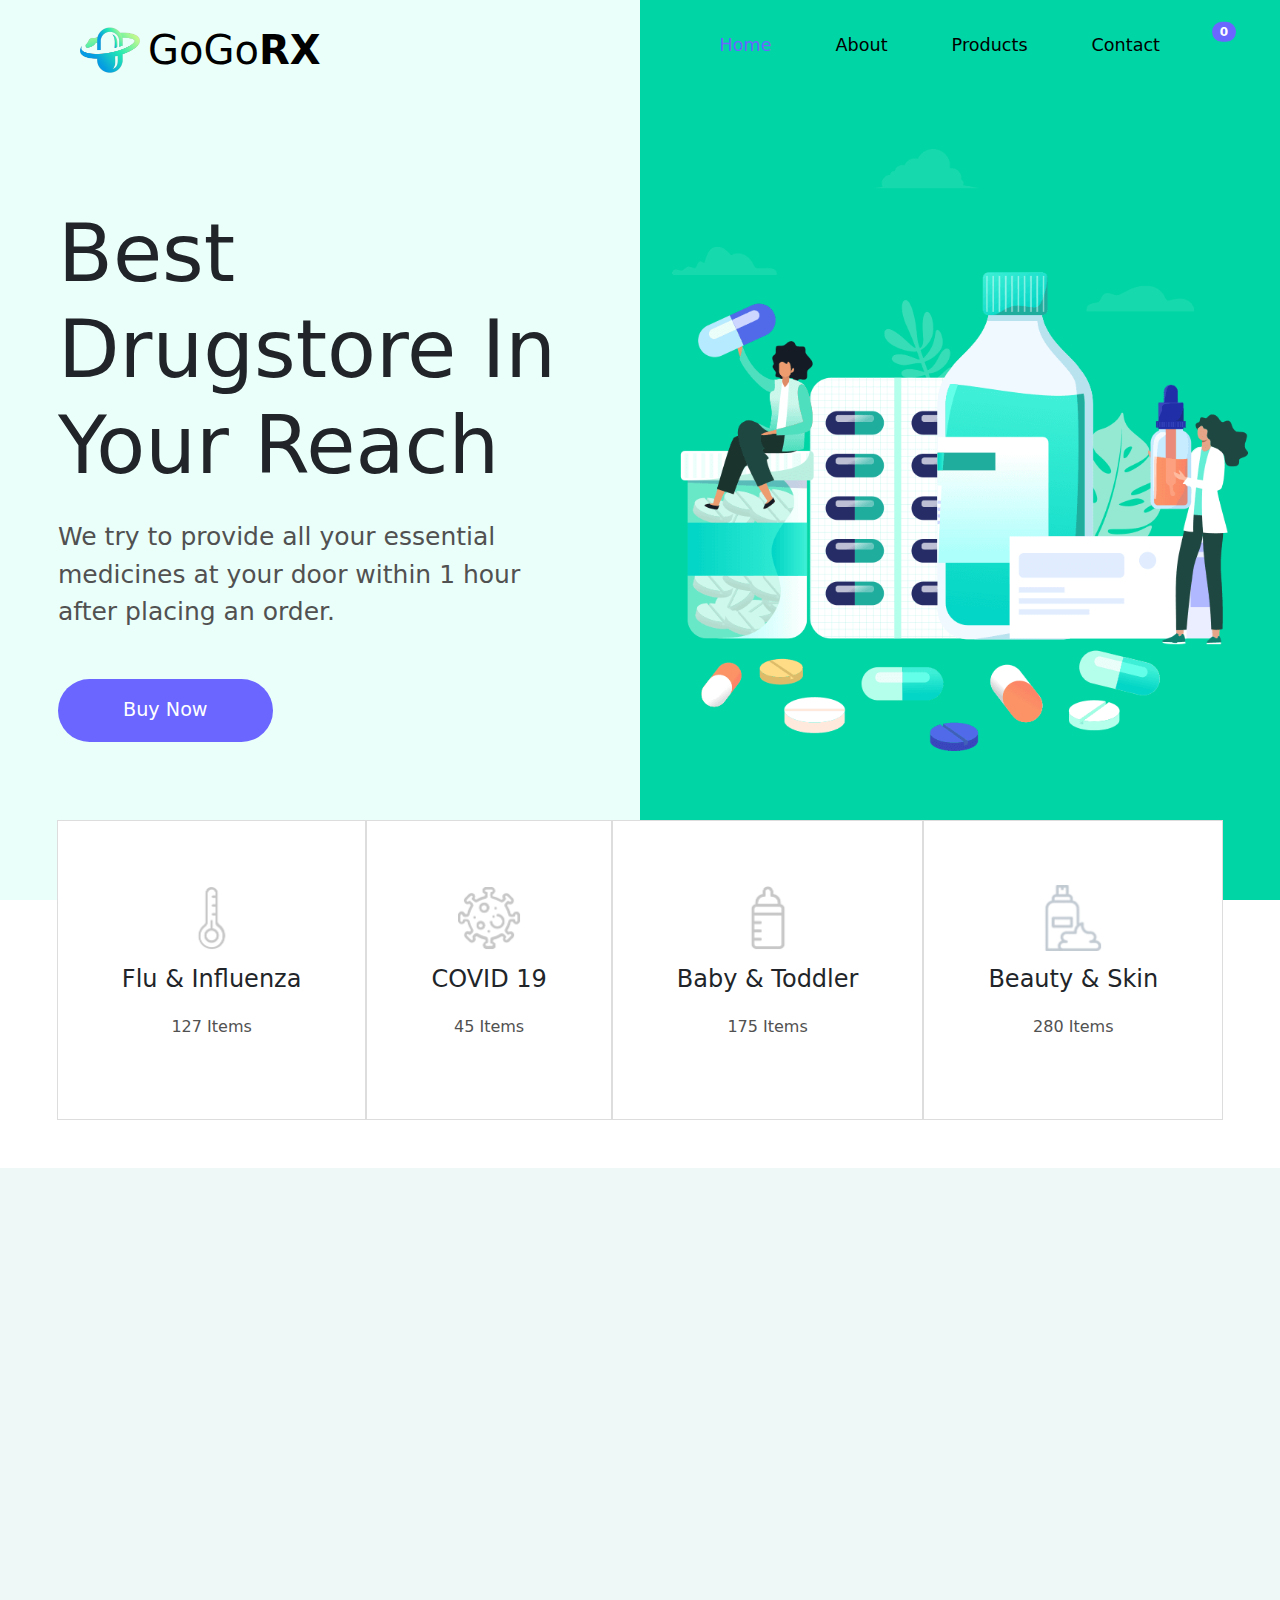
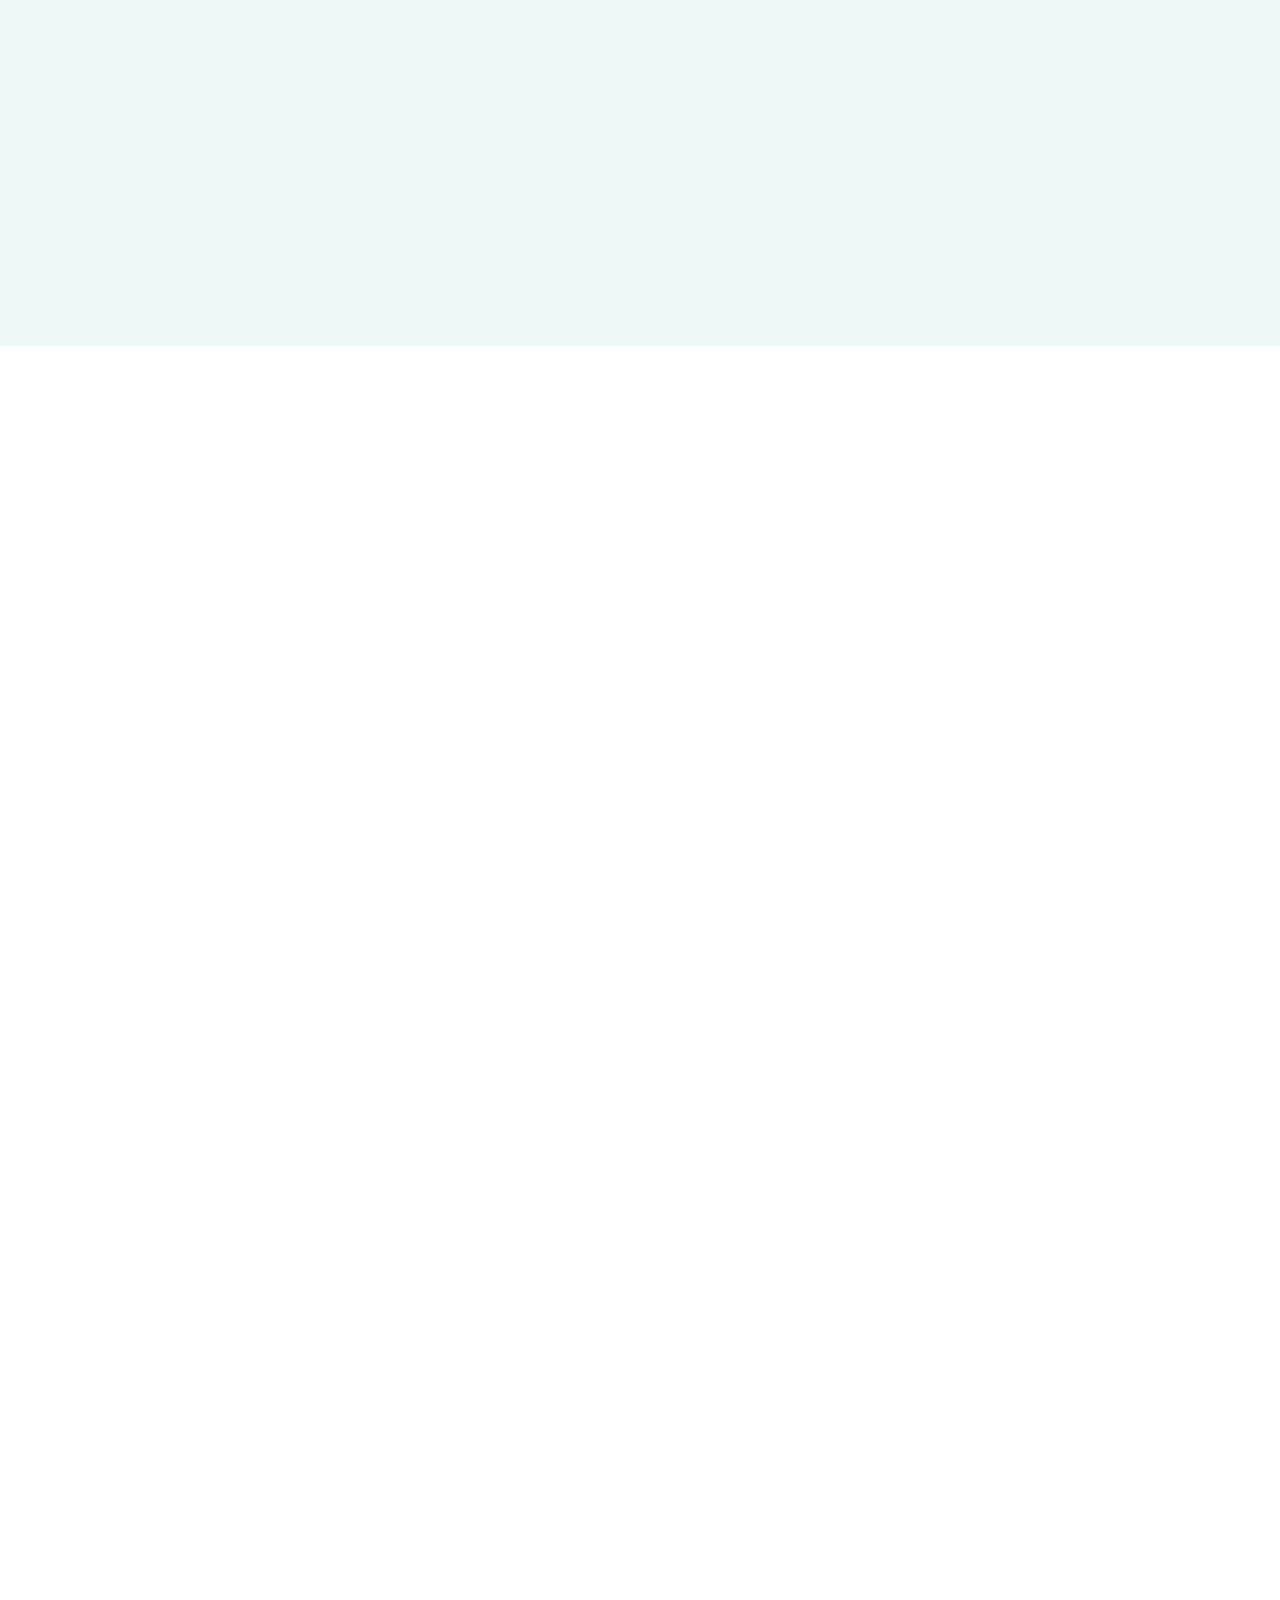
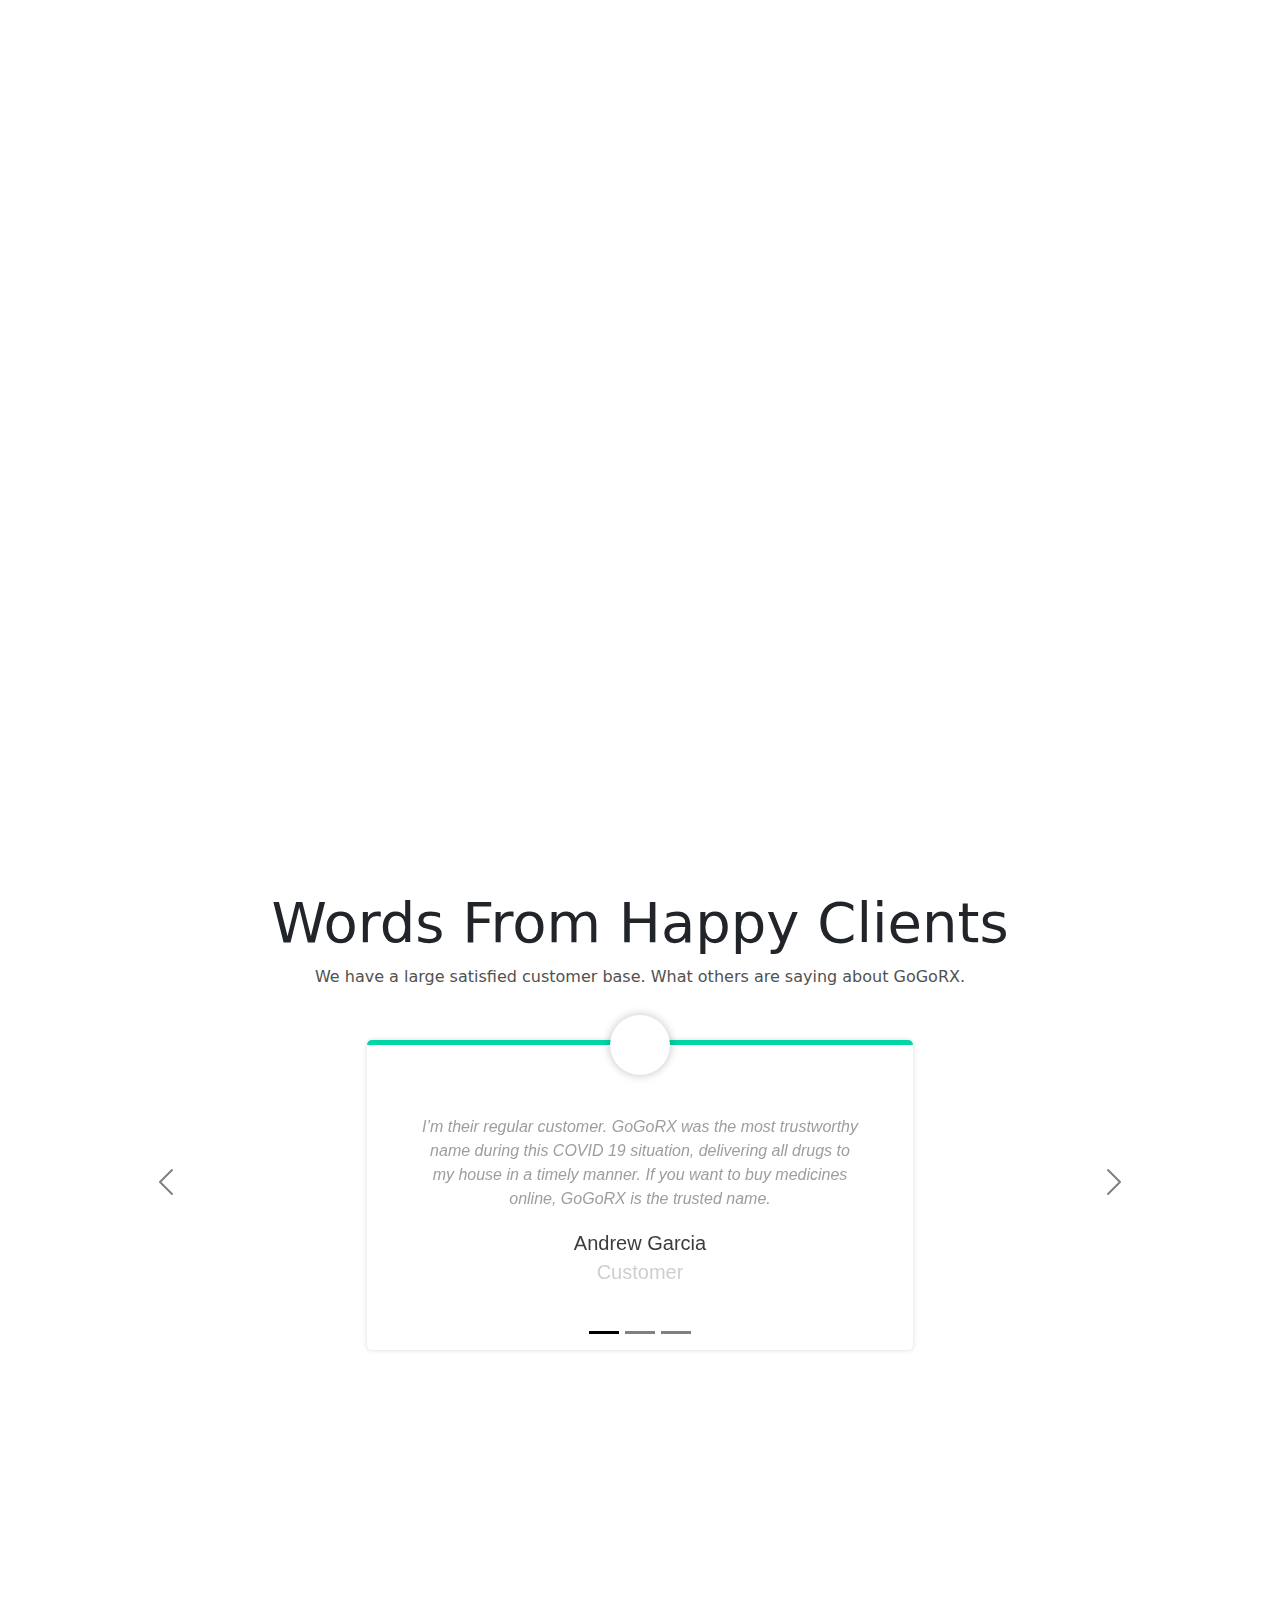
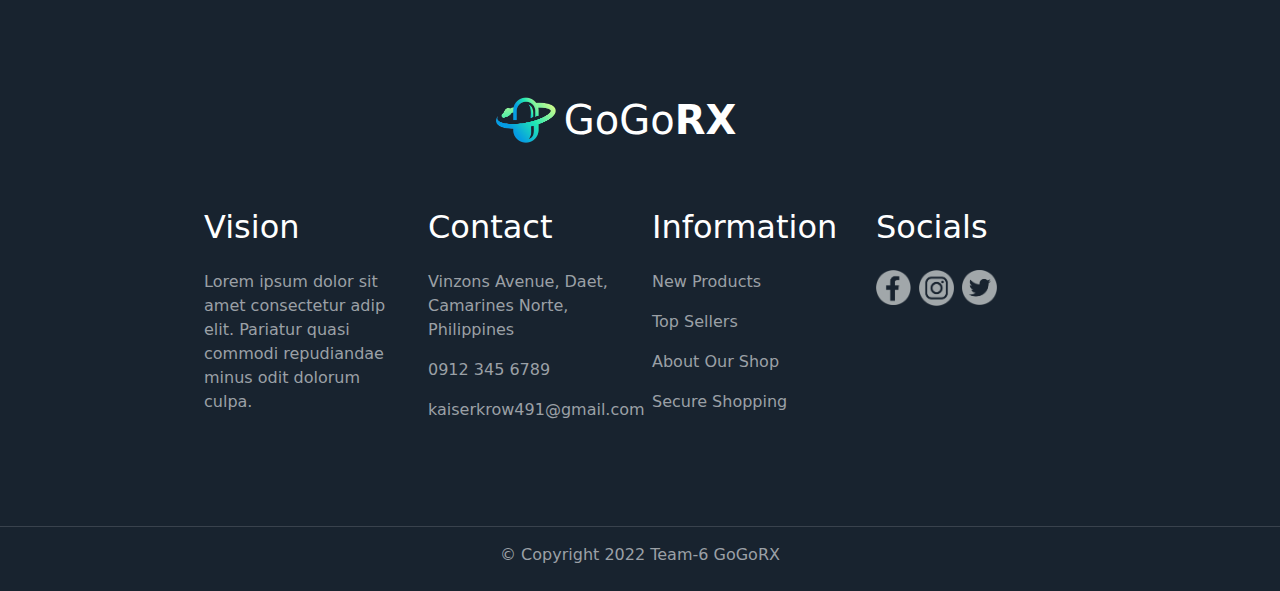
<file: index.html>
<!DOCTYPE html>
<html lang="en">
  <head>
    <meta charset="UTF-8" />
    <meta http-equiv="X-UA-Compatible" content="IE=edge" />
    <meta name="viewport" content="width=device-width, initial-scale=1.0" />
    <title>GoGoRX - Home</title>
    <link rel="icon" type="image/png" href="/assets/images/logo/logo.png" />

    <link rel="stylesheet" href="/css/bootstrap.css" />
    <link rel="stylesheet" href="/assets/custom-css/style.css" />
    <link
      rel="stylesheet"
      href="https://cdnjs.cloudflare.com/ajax/libs/font-awesome/6.2.0/css/all.min.css"
      integrity="sha512-xh6O/CkQoPOWDdYTDqeRdPCVd1SpvCA9XXcUnZS2FmJNp1coAFzvtCN9BmamE+4aHK8yyUHUSCcJHgXloTyT2A=="
      crossorigin="anonymous"
      referrerpolicy="no-referrer"
    />
    <link rel="stylesheet" href="https://unpkg.com/aos@next/dist/aos.css" />
  </head>
  <body id="body">
    <div id="mySidebar" class="sidebar h-100">
      <a href="javascript:void(0)" class="closebtn" onclick="closeNav()"
        ><span class="red">×</span></a
      >
      <nav class="d-flex flex-column justify-content-center h-100">
        <div class="d-flex">
          <a
            href="/about.html"
            class="d-flex align-items-center logo-container mt-5"
          >
            <div>
              <img src="/assets/images/logo/logo.png" class="logo" />
            </div>
            <div class="display-6 ms-2 sidebar-logo">
              GoGo<span class="fw-bold">RX</span>
            </div>
          </a>
          <ul class="hyperlinks sidebar-links">
            <li class="p-md-3">
              <a href="/index.html" class="links">Home</a>
            </li>
            <li class="p-md-3">
              <a href="/about.html" class="links">About</a>
            </li>
            <li class="p-md-3">
              <a href="/products.html" class="links">Products</a>
            </li>
            <li class="p-md-3">
              <a href="contact.html" class="links">Contact</a>
            </li>
          </ul>
        </div>
      </nav>
    </div>
    <div id="myCart" class="cart h-100">
      <a href="javascript:void(0)" class="closebtn" onclick="closeCart()"
        ><span>×</span></a
      >
      <nav class="d-flex flex-column h-100">
        <div class="d-flex text-white mt-5 ms-4 h-100">
          <div class="w-100 me-2">
            <!-- diz da cartszxsc-->
            <div id="cart-message">No products in cart yet.</div>
            <div id="actualCart"></div>
          </div>
        </div>
      </nav>
    </div>
    <div id="blur-container" class="">
      <div class="d-flex justify-content-between nav-bar">
        <a href="/index.html" class="d-flex align-items-center logo-container">
          <div>
            <img src="/assets/images/logo/logo.png" class="logo" />
          </div>
          <div class="display-6 ms-2">GoGo<span class="fw-bold">RX</span></div>
        </a>

        <div class="d-flex me-md-4">
          <ul class="d-flex nav-links">
            <li>
              <a href="/index.html" style="color: #6a66ff" class="links"
                >Home</a
              >
            </li>
            <li><a href="/about.html" class="links">About</a></li>
            <li><a href="/products.html" class="links">Products</a></li>
            <li><a href="/contact.html" class="links">Contact</a></li>
          </ul>
          <div onclick="openNav()">
            <img src="/assets/images/menu.png" class="menu" />
          </div>
          <div class="shopping-cart-bg shopping-cart" onclick="openCart()">
            <div type="button" class="position-relative">
              <i class="fa-solid fa-cart-shopping fa-lg shopping-cart-icon"></i>
              <span
                class="position-absolute top-0 start-100 translate-middle badge rounded-pill cart-bg cart-item-num"
              >
                0
              </span>
            </div>
          </div>
        </div>
      </div>
      <div class="position-relative bg-container d-flex">
        <div class="left-bg">
          <div
            class="d-flex align-items-center flex-column justify-content-center h-100"
          >
            <div class="d-flex align-items-center left-hero-section w-100">
              <div class="slogan-container me-md-5 mt-5">
                <h1 class="display-1 slogan">Best Drugstore In Your Reach</h1>
                <div>
                  <p class="tag-line mt-4">
                    We try to provide all your essential medicines at your door
                    within 1 hour after placing an order.
                  </p>
                </div>
                <div class="mt-5">
                  <button class="btn btn-custom">Buy Now</button>
                </div>
              </div>
            </div>
          </div>
        </div>
        <div class="right-bg d-flex justify-content-center">
          <div class="d-flex justify-content-center illustration-container">
            <div class="d-flex justify-content-center">
              <img
                src="/assets/images/illustration.png"
                class="img-responsive"
                alt=""
              />
            </div>
          </div>
        </div>
        <!--for background-->
      </div>
      <div>
        <div class="position-relative">
          <div class="d-flex justify-content-center whole-section-wrapper">
            <div class="d-flex wrapper-flex">
              <div class="d-flex info-wrapper">
                <div class="info-height-setter d-flex">
                  <div
                    class="section d-flex flex-column align-items-center justify-content-between"
                  >
                    <div>
                      <img
                        src="/assets/images/overall-item-count-section/thermostat.png"
                        alt=""
                        class="item-count-img"
                      />
                    </div>
                    <h4>Flu & Influenza</h4>
                    <p>127 Items</p>
                  </div>
                </div>
              </div>
              <div class="d-flex info-wrapper">
                <div class="info-height-setter d-flex">
                  <div
                    class="section d-flex flex-column align-items-center justify-content-between"
                  >
                    <div>
                      <img
                        src="/assets/images/overall-item-count-section/covid-icon.png"
                        alt=""
                        class="item-count-img"
                      />
                    </div>
                    <h4>COVID 19</h4>
                    <p>45 Items</p>
                  </div>
                </div>
              </div>
            </div>
            <div class="d-flex wrapper-flex">
              <div class="d-flex info-wrapper">
                <div class="info-height-setter d-flex">
                  <div
                    class="section d-flex flex-column align-items-center justify-content-between"
                  >
                    <div>
                      <img
                        src="/assets/images/overall-item-count-section/baby-bottle-logo.png"
                        alt=""
                        class="item-count-img"
                      />
                    </div>
                    <h4>Baby & Toddler</h4>
                    <p>175 Items</p>
                  </div>
                </div>
              </div>
              <div class="d-flex info-wrapper">
                <div class="info-height-setter d-flex">
                  <div
                    class="section d-flex flex-column align-items-center justify-content-between"
                  >
                    <div>
                      <img
                        src="/assets/images/overall-item-count-section/beauty-skin-logo.png"
                        alt=""
                        class="item-count-img"
                      />
                    </div>
                    <h4>Beauty & Skin</h4>
                    <p>280 Items</p>
                  </div>
                </div>
              </div>
            </div>
          </div>
          <!-- For sections flu, covid, baby & toddler-->
          <div><br /><br /></div>
          <div class="py-5 daily-deal-wrapper">
            <br /><br />
            <div class="container text-center my-3" data-aos="fade-up">
              <h2 class="display-4">Daily Deals Of The Day</h2>
              <p style="color: #515151">
                Take advantage of today's best deals on your essential medicine
                & get a 30% discount.
              </p>
              <div class="row mx-auto my-auto justify-content-center">
                <div
                  id="recipeCarousel"
                  class="carousel carousel1 slide carousel-dark"
                  data-bs-ride="carousel"
                >
                  <div class="carousel-inner" role="listbox">
                    <div class="carousel-item carousel-item1 active">
                      <div class="col-md-3 col-12">
                        <div class="card" style="width: 18rem">
                          <img
                            src="/assets/images/daily-deals/medicine.jpg"
                            class="card-img-top"
                            alt="..."
                          />
                          <div class="card-body">
                            <h5 class="card-title">Azithromycin</h5>
                            <p class="card-text price"><s>₱1,500</s> ₱1,200</p>
                            <a href="#" class="btn btn-custom-cart"
                              >Add To Cart</a
                            >
                          </div>
                        </div>
                      </div>
                    </div>
                    <div class="carousel-item carousel-item1">
                      <div class="col-md-3 col-12">
                        <div class="card" style="width: 18rem">
                          <img
                            src="/assets/images/daily-deals/covid-vaccine.jpg"
                            class="card-img-top"
                            alt="..."
                          />
                          <div class="card-body">
                            <h5 class="card-title">Acetaminophen</h5>
                            <p class="card-text price"><s>₱1,500</s> ₱1,200</p>

                            <a href="#" class="btn btn-custom-cart"
                              >Add To Cart</a
                            >
                          </div>
                        </div>
                      </div>
                    </div>
                    <div class="carousel-item carousel-item1">
                      <div class="col-md-3 col-12">
                        <div class="card" style="width: 18rem">
                          <img
                            src="/assets/images/daily-deals/medicine-2.jpg"
                            class="card-img-top"
                            alt="..."
                          />
                          <div class="card-body">
                            <h5 class="card-title">Levothyroxine</h5>
                            <p class="card-text price"><s>₱1,500</s> ₱1,200</p>

                            <a href="#" class="btn btn-custom-cart"
                              >Add To Cart</a
                            >
                          </div>
                        </div>
                      </div>
                    </div>
                    <div class="carousel-item carousel-item1">
                      <div class="col-md-3 col-12">
                        <div class="card" style="width: 18rem">
                          <img
                            src="/assets/images/daily-deals/tablet.jpg"
                            class="card-img-top"
                            alt="..."
                          />
                          <div class="card-body">
                            <h5 class="card-title">Simvastatin</h5>
                            <p class="card-text price"><s>₱1,500</s> ₱1,200</p>

                            <a href="#" class="btn btn-custom-cart"
                              >Add to Cart</a
                            >
                          </div>
                        </div>
                      </div>
                    </div>
                  </div>
                  <a
                    class="carousel-control-prev bg-transparent w-aut"
                    href="#recipeCarousel"
                    role="button"
                    data-bs-slide="prev"
                  >
                    <span
                      class="carousel-control-prev-icon"
                      aria-hidden="true"
                    ></span>
                  </a>
                  <a
                    class="carousel-control-next bg-transparent w-aut"
                    href="#recipeCarousel"
                    role="button"
                    data-bs-slide="next"
                  >
                    <span
                      class="carousel-control-next-icon"
                      aria-hidden="true"
                    ></span>
                  </a>
                </div>
              </div>
            </div>
            <br /><br />
          </div>
        </div>
      </div>
      <div class="py-5">
        <br /><br />
        <div class="container text-center my-3" data-aos="fade-up">
          <h2 class="display-4">Best Selling Items</h2>
          <p style="color: #515151">
            Here are the best selling drugs & medicines from our clients at
            discounted prices.
          </p>
          <div data-aos="fade-up" data-aos-delay="200">
            <div class="row mx-auto my-auto justify-content-center">
              <div class="row row-cols-2 row-cols-lg-4 g-3">
                <div class="col">
                  <div class="card">
                    <img
                      src="/assets/images/all-items/covid-vaccine.jpg"
                      class="card-img-top"
                      alt="..."
                    />
                    <div class="card-body">
                      <h5 class="card-title">Acetaminophen</h5>
                      <p class="card-text price"><s>₱1,500</s> ₱1,200</p>
                      <a href="#" class="btn btn-custom-cart">Add To Cart</a>
                    </div>
                  </div>
                </div>
                <div class="col">
                  <div class="card">
                    <img
                      src="/assets/images/daily-deals/medicine-2.jpg"
                      class="card-img-top"
                      alt="..."
                    />
                    <div class="card-body">
                      <h5 class="card-title">Levothyroxine</h5>
                      <p class="card-text price"><s>₱1,500</s> ₱1,200</p>
                      <a href="#" class="btn btn-custom-cart">Add To Cart</a>
                    </div>
                  </div>
                </div>
                <div class="col">
                  <div class="card">
                    <img
                      src="/assets/images/daily-deals/tablet.jpg"
                      class="card-img-top"
                      alt="..."
                    />
                    <div class="card-body">
                      <h5 class="card-title">Simvastatin</h5>
                      <p class="card-text price"><s>₱1,500</s> ₱1,200</p>
                      <a href="#" class="btn btn-custom-cart">Add To Cart</a>
                    </div>
                  </div>
                </div>
                <div class="col">
                  <div class="card">
                    <img
                      src="/assets/images/daily-deals/medicine.jpg"
                      class="card-img-top"
                      alt="..."
                    />
                    <div class="card-body">
                      <h5 class="card-title">Azithromycin</h5>
                      <p class="card-text price"><s>₱1,500</s> ₱1,200</p>
                      <a href="#" class="btn btn-custom-cart">Add To Cart</a>
                    </div>
                  </div>
                </div>
              </div>
            </div>
            <div class="row mx-auto my-auto justify-content-center">
              <div class="row row-cols-2 row-cols-lg-4 g-3">
                <div class="col">
                  <div class="card">
                    <img
                      src="/assets/images/all-items/1.jpg"
                      class="card-img-top"
                      alt="..."
                    />
                    <div class="card-body">
                      <h5 class="card-title">Lipitor - Atorvastatin</h5>
                      <p class="card-text price"><s>₱1,500</s> ₱1,200</p>
                      <a href="#" class="btn btn-custom-cart">Add To Cart</a>
                    </div>
                  </div>
                </div>
                <div class="col">
                  <div class="card">
                    <img
                      src="/assets/images/all-items/2.jpg"
                      class="card-img-top"
                      alt="..."
                    />
                    <div class="card-body">
                      <h5 class="card-title">Hydroclorothiazide</h5>
                      <p class="card-text price"><s>₱1,500</s> ₱1,200</p>
                      <a href="#" class="btn btn-custom-cart">Add To Cart</a>
                    </div>
                  </div>
                </div>
                <div class="col">
                  <div class="card">
                    <img
                      src="/assets/images/all-items/3.jpg"
                      class="card-img-top"
                      alt="..."
                    />
                    <div class="card-body">
                      <h5 class="card-title">Ventolin HFA</h5>
                      <p class="card-text price"><s>₱1,500</s> ₱1,200</p>
                      <a href="#" class="btn btn-custom-cart">Add To Cart</a>
                    </div>
                  </div>
                </div>
                <div class="col">
                  <div class="card">
                    <img
                      src="/assets/images/all-items/4.jpg"
                      class="card-img-top"
                      alt="..."
                    />
                    <div class="card-body">
                      <h5 class="card-title">Crestor - Rosuvastatin</h5>
                      <p class="card-text price"><s>₱1,500</s> ₱1,200</p>
                      <a href="#" class="btn btn-custom-cart">Add To Cart</a>
                    </div>
                  </div>
                </div>
              </div>
            </div>
            <div class="row mx-auto my-auto justify-content-center">
              <div class="row row-cols-2 row-cols-lg-4 g-3">
                <div class="col">
                  <div class="card">
                    <img
                      src="/assets/images/all-items/5.jpg"
                      class="card-img-top"
                      alt="..."
                    />
                    <div class="card-body">
                      <h5 class="card-title">Advair Diskus</h5>
                      <p class="card-text price"><s>₱1,500</s> ₱1,200</p>
                      <a href="#" class="btn btn-custom-cart">Add To Cart</a>
                    </div>
                  </div>
                </div>
                <div class="col">
                  <div class="card">
                    <img
                      src="/assets/images/all-items/6.jpg"
                      class="card-img-top"
                      alt="..."
                    />
                    <div class="card-body">
                      <h5 class="card-title">Lantus Solostar</h5>
                      <p class="card-text price"><s>₱1,500</s> ₱1,200</p>
                      <a href="#" class="btn btn-custom-cart">Add To Cart</a>
                    </div>
                  </div>
                </div>
                <div class="col">
                  <div class="card">
                    <img
                      src="/assets/images/all-items/7.jpg"
                      class="card-img-top"
                      alt="..."
                    />
                    <div class="card-body">
                      <h5 class="card-title">Lyrica - Pregabalin</h5>
                      <p class="card-text price"><s>₱1,500</s> ₱1,200</p>
                      <a href="#" class="btn btn-custom-cart">Add To Cart</a>
                    </div>
                  </div>
                </div>
                <div class="col">
                  <div class="card">
                    <img
                      src="/assets/images/all-items/8.jpg"
                      class="card-img-top"
                      alt="..."
                    />
                    <div class="card-body">
                      <h5 class="card-title">Crestor - Rosuvastatin</h5>
                      <p class="card-text price"><s>₱1,500</s> ₱1,200</p>
                      <a href="#" class="btn btn-custom-cart">Add To Cart</a>
                    </div>
                  </div>
                </div>
              </div>
            </div>
          </div>
        </div>
        <br /><br />
      </div>
      <div class="mt-5 w-100 d-flex justify-content-center">
        <div class="bottle-mockup-section d-flex" data-aos="fade-right">
          <div class="d-flex whole-bottle-mockup">
            <div class="left-half-bottle-mockup mt-4">
              <h2>Transderm Scop Scopolamine</h2>
              <p>
                Scopolamine is a medicine used to prevent nausea and vomiting
                caused by motion sickness, anesthesia, and surgery. Doctors
                prescribed no. 1 medicine.
              </p>
              <p class="display-6 price-mockup">₱3,500</p>
              <button class="btn buy-now">Buy Now</button>
            </div>
            <div>
              <div>
                <img
                  src="/assets/images/bottle-mockup.png"
                  class="img-fluid mockup-img"
                  alt=""
                />
              </div>
            </div>
          </div>
        </div>
      </div>
      <br />
      <br />
      <br />
      <div class="container text-center my-5 mt-5 mb-5">
        <h2 class="display-4 mt-5">Words From Happy Clients</h2>
        <p style="color: #515151">
          We have a large satisfied customer base. What others are saying about
          GoGoRX.
        </p>
        <div class="row mx-auto my-auto justify-content-center">
          <div
            id="carouselExampleIndicators"
            class="carousel carousel-dark slide"
            data-bs-ride="carousel"
          >
            <div class="carousel-indicators">
              <button
                type="button"
                data-bs-target="#carouselExampleIndicators"
                data-bs-slide-to="0"
                class="active"
                aria-current="true"
                aria-label="Slide 1"
              ></button>
              <button
                type="button"
                data-bs-target="#carouselExampleIndicators"
                data-bs-slide-to="1"
                aria-label="Slide 2"
              ></button>
              <button
                type="button"
                data-bs-target="#carouselExampleIndicators"
                data-bs-slide-to="2"
                aria-label="Slide 3"
              ></button>
            </div>
            <div class="carousel-inner">
              <div class="carousel-item active">
                <figure class="snip1533">
                  <figcaption>
                    <blockquote>
                      <p>
                        I’m their regular customer. GoGoRX was the most
                        trustworthy name during this COVID 19 situation,
                        delivering all drugs to my house in a timely manner. If
                        you want to buy medicines online, GoGoRX is the trusted
                        name.
                      </p>
                    </blockquote>
                    <h3>Andrew Garcia</h3>
                    <h4 class="h5">Customer</h4>
                  </figcaption>
                </figure>
              </div>
              <div class="carousel-item">
                <figure class="snip1533">
                  <figcaption>
                    <blockquote>
                      <p>
                        I’m their regular customer. GoGoRX was the most
                        trustworthy name during this COVID 19 situation,
                        delivering all drugs to my house in a timely manner. If
                        you want to buy medicines online, GoGoRX is the trusted
                        name.
                      </p>
                    </blockquote>
                    <h3>Andrew Garcia Sr.</h3>
                    <h4 class="h5">Customer</h4>
                  </figcaption>
                </figure>
              </div>
              <div class="carousel-item">
                <figure class="snip1533">
                  <figcaption>
                    <blockquote>
                      <p>
                        I’m their regular customer. GoGoRX was the most
                        trustworthy name during this COVID 19 situation,
                        delivering all drugs to my house in a timely manner. If
                        you want to buy medicines online, GoGoRX is the trusted
                        name.
                      </p>
                    </blockquote>
                    <h3>Andrew Garcia Jr.</h3>
                    <h4 class="h5">Customer</h4>
                  </figcaption>
                </figure>
              </div>
            </div>
            <button
              class="carousel-control-prev"
              type="button"
              data-bs-target="#carouselExampleIndicators"
              data-bs-slide="prev"
            >
              <span
                class="carousel-control-prev-icon"
                aria-hidden="true"
              ></span>
              <span class="visually-hidden">Previous</span>
            </button>
            <button
              class="carousel-control-next"
              type="button"
              data-bs-target="#carouselExampleIndicators"
              data-bs-slide="next"
            >
              <span
                class="carousel-control-next-icon"
                aria-hidden="true"
              ></span>
              <span class="visually-hidden">Next</span>
            </button>
          </div>
        </div>
      </div>
      <br /><br /><br /><br /><br /><br />
      <footer class="mt-5 pt-5 pb-2">
        <div class="mx-auto mt-5 pb-5">
          <div class="">
            <div
              class="d-flex align-items-center place-content-center me-5 mb-3"
            >
              <div>
                <img src="/assets/images/logo/logo.png" class="logo" />
              </div>
              <div class="display-6 ms-2 text-white">
                GoGo<span class="fw-bold">RX</span>
              </div>
            </div>
          </div>
          <div class="row mx-auto footer-wrapper pb-4">
            <div class="col-lg-3 col-12">
              <div class="mt-5 d-flex">
                <div>
                  <h2 class="vision">Vision</h2>
                  <p>
                    Lorem ipsum dolor sit amet consectetur adip elit. Pariatur
                    quasi commodi repudiandae minus odit dolorum culpa.
                  </p>
                </div>
              </div>
            </div>
            <div class="col-lg-3 col-12">
              <div class="mt-5 d-flex">
                <div>
                  <h2 class="vision">Contact</h2>
                  <p>Vinzons Avenue, Daet, Camarines Norte, Philippines</p>
                  <p>0912 345 6789</p>
                  <p>kaiserkrow491@gmail.com</p>
                  <p></p>
                </div>
              </div>
            </div>
            <div class="col-lg-3 col-12">
              <div class="mt-5 d-flex">
                <div class="info">
                  <h2 class="vision">Information</h2>
                  <p>New Products</p>
                  <p>Top Sellers</p>
                  <p>About Our Shop</p>
                  <p>Secure Shopping</p>
                </div>
              </div>
            </div>
            <div class="col-lg-3 col-12">
              <div class="mt-5 d-flex">
                <div>
                  <h2 class="vision">Socials</h2>

                  <div class="d-flex">
                    <div>
                      <img
                        src="/assets/images/icon/fb.png"
                        class="socials"
                        alt=""
                      />
                    </div>
                    <div>
                      <img
                        src="/assets/images/icon/ig.png"
                        class="socials"
                        alt=""
                      />
                    </div>
                    <div>
                      <img
                        src="/assets/images/icon/twitter.png"
                        class="socials"
                        alt=""
                      />
                    </div>
                  </div>
                </div>
              </div>
            </div>
          </div>
        </div>
        <hr />
        <p class="text-center">© Copyright 2022 Team-6 GoGoRX</p>
      </footer>
    </div>
  </body>
  <script src="https://unpkg.com/aos@next/dist/aos.js"></script>
  <script>
    AOS.init();
  </script>
  <script src="js/bootstrap.bundle.js"></script>
  <script src="/assets/custom-js/main.js"></script>
</html>
</file>
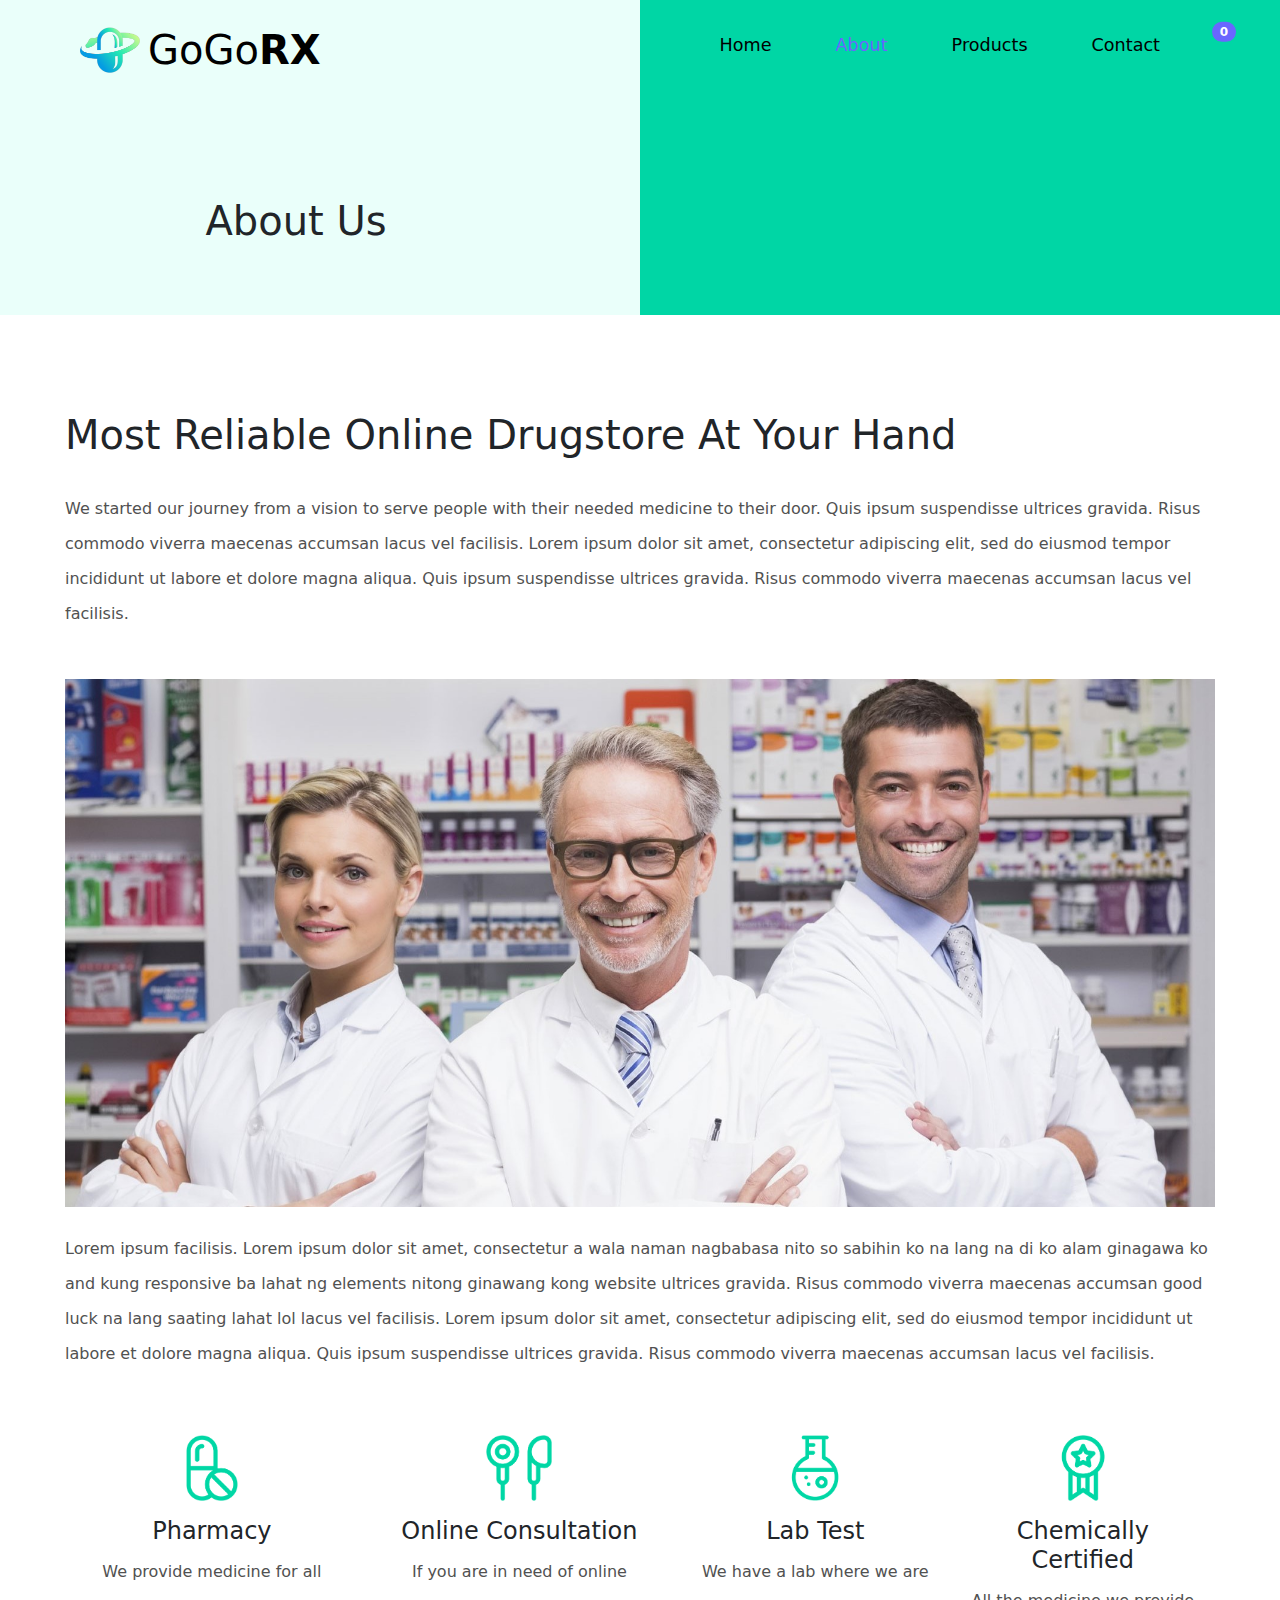
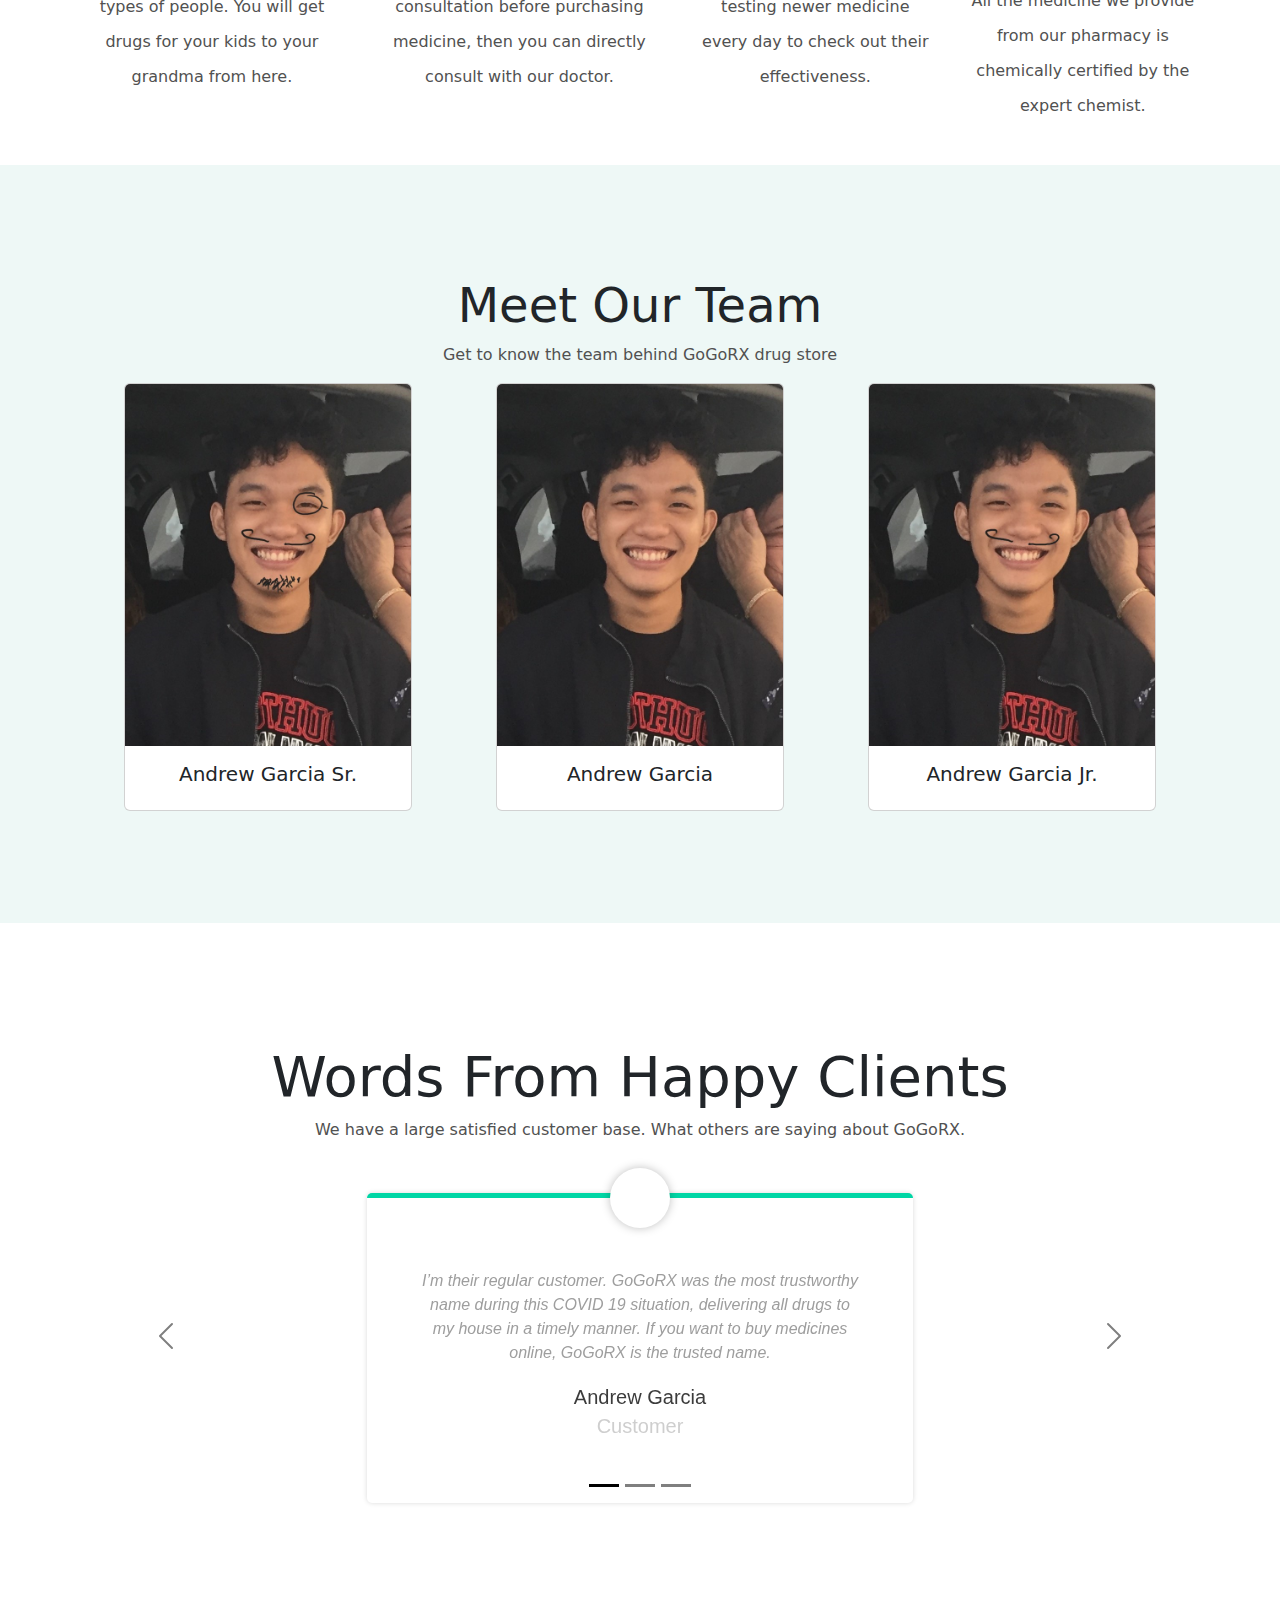
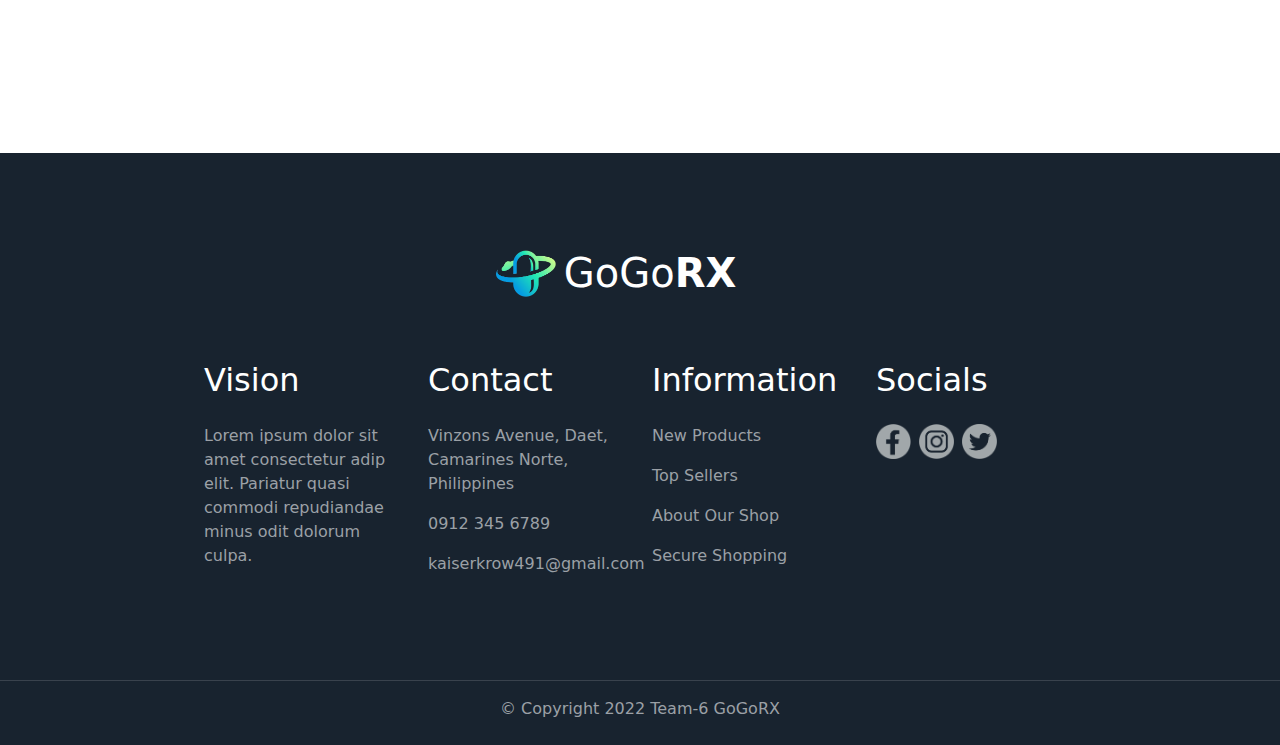
<file: about.html>
<!DOCTYPE html>
<html lang="en">
  <head>
    <meta charset="UTF-8" />
    <meta http-equiv="X-UA-Compatible" content="IE=edge" />
    <meta name="viewport" content="width=device-width, initial-scale=1.0" />
    <title>GoGoRX - About</title>
    <link rel="icon" type="image/png" href="/assets/images/logo/logo.png" />

    <link rel="stylesheet" href="/css/bootstrap.css" />
    <link rel="stylesheet" href="/assets/custom-css/about.css" />
    <link
      rel="stylesheet"
      href="https://cdnjs.cloudflare.com/ajax/libs/font-awesome/6.2.0/css/all.min.css"
      integrity="sha512-xh6O/CkQoPOWDdYTDqeRdPCVd1SpvCA9XXcUnZS2FmJNp1coAFzvtCN9BmamE+4aHK8yyUHUSCcJHgXloTyT2A=="
      crossorigin="anonymous"
      referrerpolicy="no-referrer"
    />
  </head>
  <body id="body">
    <div id="mySidebar" class="sidebar h-100">
      <a href="javascript:void(0)" class="closebtn" onclick="closeNav()"
        ><span class="red">×</span></a
      >
      <nav class="d-flex flex-column justify-content-center h-100">
        <div class="d-flex">
          <div class="d-flex align-items-center logo-container mt-5">
            <div>
              <img src="/assets/images/logo/logo.png" class="logo" />
            </div>
            <div class="display-6 ms-2 sidebar-logo">
              GoGo<span class="fw-bold">RX</span>
            </div>
          </div>
          <ul class="hyperlinks sidebar-links">
            <li class="p-md-3">
              <a href="/index.html" class="links">Home</a>
            </li>
            <li class="p-md-3">
              <a href="/about.html" class="links">About</a>
            </li>
            <li class="p-md-3">
              <a href="/products.html" class="links">Products</a>
            </li>
            <li class="p-md-3">
              <a href="/contact.html" class="links">Contact</a>
            </li>
          </ul>
        </div>
      </nav>
    </div>
    <div id="myCart" class="cart h-100">
      <a href="javascript:void(0)" class="closebtn" onclick="closeCart()"
        ><span>×</span></a
      >
      <nav class="d-flex flex-column h-100">
        <div class="d-flex text-white mt-5 ms-4 h-100">
          <div class="w-100 me-2">
            <!-- diz da cartszxsc-->
            <div id="cart-message">No products in cart yet.</div>
            <div id="actualCart"></div>
          </div>
        </div>
      </nav>
    </div>
    <div id="blur-container" class="">
      <div class="d-flex justify-content-between nav-bar">
        <a href="/index.html" class="d-flex align-items-center logo-container">
          <div>
            <img src="/assets/images/logo/logo.png" class="logo" />
          </div>
          <div class="display-6 ms-2">GoGo<span class="fw-bold">RX</span></div>
        </a>

        <div class="d-flex me-md-4">
          <ul class="d-flex nav-links">
            <li>
              <a href="/index.html" class="links">Home</a>
            </li>
            <li>
              <a href="/about.html" style="color: #6a66ff" class="links"
                >About</a
              >
            </li>
            <li><a href="/products.html" class="links">Products</a></li>
            <li><a href="/contact.html" class="links">Contact</a></li>
          </ul>
          <div onclick="openNav()">
            <img src="/assets/images/menu.png" class="menu" />
          </div>
          <div class="shopping-cart-bg shopping-cart" onclick="openCart()">
            <div type="button" class="position-relative">
              <i class="fa-solid fa-cart-shopping fa-lg shopping-cart-icon"></i>
              <span
                class="position-absolute top-0 start-100 translate-middle badge rounded-pill cart-bg cart-item-num"
              >
                0
              </span>
            </div>
          </div>
        </div>
      </div>
      <div class="position-relative bg-container d-flex">
        <div class="left-bg">
          <div class="d-flex h-100">
            <div class="d-flex mb-5 left-hero-section w-100">
              <div class="slogan-container me-md-5 mt-5">
                <div class="slogan">About Us</div>
              </div>
            </div>
          </div>
        </div>
        <div class="right-bg d-flex justify-content-center"></div>
        <!--for background-->
      </div>
      <div>
        <div class="position-relative">
          <!-- For sections flu, covid, baby & toddler-->
          <div>
            <div class="d-flex reliable-section flex-column">
              <div class="w-100">
                <h1 class="reliable">
                  Most Reliable Online Drugstore At Your Hand
                </h1>
              </div>
              <div>
                <p class="mt-4 mb-5">
                  We started our journey from a vision to serve people with
                  their needed medicine to their door. Quis ipsum suspendisse
                  ultrices gravida. Risus commodo viverra maecenas accumsan
                  lacus vel facilisis. Lorem ipsum dolor sit amet, consectetur
                  adipiscing elit, sed do eiusmod tempor incididunt ut labore et
                  dolore magna aliqua. Quis ipsum suspendisse ultrices gravida.
                  Risus commodo viverra maecenas accumsan lacus vel facilisis.
                </p>
              </div>
              <div>
                <img
                  src="/assets/images/trust-worthy-pharmacist.jpg"
                  class="img-fluid"
                />
              </div>
              <div>
                <p class="mt-4 mb-5">
                  Lorem ipsum facilisis. Lorem ipsum dolor sit amet, consectetur
                  a wala naman nagbabasa nito so sabihin ko na lang na di ko
                  alam ginagawa ko and kung responsive ba lahat ng elements
                  nitong ginawang kong website ultrices gravida. Risus commodo
                  viverra maecenas accumsan good luck na lang saating lahat lol
                  lacus vel facilisis. Lorem ipsum dolor sit amet, consectetur
                  adipiscing elit, sed do eiusmod tempor incididunt ut labore et
                  dolore magna aliqua. Quis ipsum suspendisse ultrices gravida.
                  Risus commodo viverra maecenas accumsan lacus vel facilisis.
                </p>
              </div>

              <div
                class="d-flex justify-content-center whole-section-wrapper w-100"
              >
                <div class="d-flex wrapper-flex">
                  <div class="d-flex info-wrapper">
                    <div class="info-height-setter d-flex">
                      <div
                        class="section d-flex flex-column align-items-center justify-content-between"
                      >
                        <div>
                          <img
                            src="/assets/images/about-section-img/pill.png"
                            alt=""
                            class="item-count-img"
                          />
                        </div>
                        <h4>Pharmacy</h4>
                        <p>
                          We provide medicine for all types of people. You will
                          get drugs for your kids to your grandma from here.
                        </p>
                      </div>
                    </div>
                  </div>
                  <div class="d-flex info-wrapper">
                    <div class="info-height-setter d-flex">
                      <div
                        class="section d-flex flex-column align-items-center justify-content-between"
                      >
                        <div>
                          <img
                            src="/assets/images/about-section-img/earphone.png"
                            alt=""
                            class="item-count-img"
                          />
                        </div>
                        <h4>Online Consultation</h4>
                        <p>
                          If you are in need of online consultation before
                          purchasing medicine, then you can directly consult
                          with our doctor.
                        </p>
                      </div>
                    </div>
                  </div>
                </div>
                <div class="d-flex wrapper-flex">
                  <div class="d-flex info-wrapper">
                    <div class="info-height-setter d-flex">
                      <div
                        class="section d-flex flex-column align-items-center justify-content-between"
                      >
                        <div>
                          <img
                            src="/assets/images/about-section-img/lab-test.png"
                            alt=""
                            class="item-count-img"
                          />
                        </div>
                        <h4>Lab Test</h4>
                        <p>
                          We have a lab where we are testing newer medicine
                          every day to check out their effectiveness.
                        </p>
                      </div>
                    </div>
                  </div>
                  <div class="d-flex info-wrapper">
                    <div class="info-height-setter d-flex">
                      <div
                        class="section d-flex flex-column align-items-center justify-content-between"
                      >
                        <div>
                          <img
                            src="/assets/images/about-section-img/medal.png"
                            alt=""
                            class="item-count-img"
                          />
                        </div>
                        <h4>Chemically Certified</h4>
                        <p>
                          All the medicine we provide from our pharmacy is
                          chemically certified by the expert chemist.
                        </p>
                      </div>
                    </div>
                  </div>
                </div>
              </div>
            </div>
          </div>
          <div class="py-5 daily-deal-wrapper mt-5">
            <br /><br />
            <div class="container text-center my-3">
              <h2 class="display-5">Meet Our Team</h2>
              <p style="color: #515151">
                Get to know the team behind GoGoRX drug store
              </p>
              <div class="row mx-auto my-auto justify-content-center">
                <div class="col-lg-4 col-12">
                  <div class="card" style="width: 18rem">
                    <img
                      src="/assets/images/profile3.JPEG"
                      class="card-img-top"
                      alt="..."
                    />
                    <div class="card-body">
                      <h5 class="card-title">Andrew Garcia Sr.</h5>
                    </div>
                  </div>
                </div>
                <div class="col-lg-4 col-12">
                  <div class="card" style="width: 18rem">
                    <img
                      src="/assets/images/profile.JPEG"
                      class="card-img-top"
                      alt="..."
                    />
                    <div class="card-body">
                      <h5 class="card-title">Andrew Garcia</h5>
                    </div>
                  </div>
                </div>
                <div class="col-lg-4 col-12">
                  <div class="card" style="width: 18rem">
                    <img
                      src="/assets/images/profile2.JPEG"
                      class="card-img-top"
                      alt="..."
                    />
                    <div class="card-body">
                      <h5 class="card-title">Andrew Garcia Jr.</h5>
                    </div>
                  </div>
                </div>
              </div>
            </div>
            <br /><br />
          </div>
        </div>
      </div>

      <br />
      <br />
      <br />
      <div class="container text-center my-5 mt-5 mb-5">
        <h2 class="display-4 mt-5">Words From Happy Clients</h2>
        <p style="color: #515151">
          We have a large satisfied customer base. What others are saying about
          GoGoRX.
        </p>
        <div class="row mx-auto my-auto justify-content-center">
          <div
            id="carouselExampleIndicators"
            class="carousel carousel-dark slide"
            data-bs-ride="carousel"
          >
            <div class="carousel-indicators">
              <button
                type="button"
                data-bs-target="#carouselExampleIndicators"
                data-bs-slide-to="0"
                class="active"
                aria-current="true"
                aria-label="Slide 1"
              ></button>
              <button
                type="button"
                data-bs-target="#carouselExampleIndicators"
                data-bs-slide-to="1"
                aria-label="Slide 2"
              ></button>
              <button
                type="button"
                data-bs-target="#carouselExampleIndicators"
                data-bs-slide-to="2"
                aria-label="Slide 3"
              ></button>
            </div>
            <div class="carousel-inner">
              <div class="carousel-item active">
                <figure class="snip1533">
                  <figcaption>
                    <blockquote>
                      <p>
                        I’m their regular customer. GoGoRX was the most
                        trustworthy name during this COVID 19 situation,
                        delivering all drugs to my house in a timely manner. If
                        you want to buy medicines online, GoGoRX is the trusted
                        name.
                      </p>
                    </blockquote>
                    <h3>Andrew Garcia</h3>
                    <h4 class="h5">Customer</h4>
                  </figcaption>
                </figure>
              </div>
              <div class="carousel-item">
                <figure class="snip1533">
                  <figcaption>
                    <blockquote>
                      <p>
                        I’m their regular customer. GoGoRX was the most
                        trustworthy name during this COVID 19 situation,
                        delivering all drugs to my house in a timely manner. If
                        you want to buy medicines online, GoGoRX is the trusted
                        name.
                      </p>
                    </blockquote>
                    <h3>Andrew Garcia Sr.</h3>
                    <h4 class="h5">Customer</h4>
                  </figcaption>
                </figure>
              </div>
              <div class="carousel-item">
                <figure class="snip1533">
                  <figcaption>
                    <blockquote>
                      <p>
                        I’m their regular customer. GoGoRX was the most
                        trustworthy name during this COVID 19 situation,
                        delivering all drugs to my house in a timely manner. If
                        you want to buy medicines online, GoGoRX is the trusted
                        name.
                      </p>
                    </blockquote>
                    <h3>Andrew Garcia Jr.</h3>
                    <h4 class="h5">Customer</h4>
                  </figcaption>
                </figure>
              </div>
            </div>
            <button
              class="carousel-control-prev"
              type="button"
              data-bs-target="#carouselExampleIndicators"
              data-bs-slide="prev"
            >
              <span
                class="carousel-control-prev-icon"
                aria-hidden="true"
              ></span>
              <span class="visually-hidden">Previous</span>
            </button>
            <button
              class="carousel-control-next"
              type="button"
              data-bs-target="#carouselExampleIndicators"
              data-bs-slide="next"
            >
              <span
                class="carousel-control-next-icon"
                aria-hidden="true"
              ></span>
              <span class="visually-hidden">Next</span>
            </button>
          </div>
        </div>
      </div>
      <br /><br /><br /><br /><br /><br />
      <footer class="mt-5 pt-5 pb-2">
        <div class="mx-auto mt-5 pb-5">
          <div class="">
            <div
              class="d-flex align-items-center place-content-center me-5 mb-3"
            >
              <div>
                <img src="/assets/images/logo/logo.png" class="logo" />
              </div>
              <div class="display-6 ms-2 text-white">
                GoGo<span class="fw-bold">RX</span>
              </div>
            </div>
          </div>
          <div class="row mx-auto footer-wrapper pb-4">
            <div class="col-lg-3 col-12">
              <div class="mt-5 d-flex">
                <div>
                  <h2 class="vision">Vision</h2>
                  <p>
                    Lorem ipsum dolor sit amet consectetur adip elit. Pariatur
                    quasi commodi repudiandae minus odit dolorum culpa.
                  </p>
                </div>
              </div>
            </div>
            <div class="col-lg-3 col-12">
              <div class="mt-5 d-flex">
                <div>
                  <h2 class="vision">Contact</h2>
                  <p>Vinzons Avenue, Daet, Camarines Norte, Philippines</p>
                  <p>0912 345 6789</p>
                  <p>kaiserkrow491@gmail.com</p>
                  <p></p>
                </div>
              </div>
            </div>
            <div class="col-lg-3 col-12">
              <div class="mt-5 d-flex">
                <div class="info">
                  <h2 class="vision">Information</h2>
                  <p>New Products</p>
                  <p>Top Sellers</p>
                  <p>About Our Shop</p>
                  <p>Secure Shopping</p>
                </div>
              </div>
            </div>
            <div class="col-lg-3 col-12">
              <div class="mt-5 d-flex">
                <div>
                  <h2 class="vision">Socials</h2>

                  <div class="d-flex">
                    <div>
                      <img
                        src="/assets/images/icon/fb.png"
                        class="socials"
                        alt=""
                      />
                    </div>
                    <div>
                      <img
                        src="/assets/images/icon/ig.png"
                        class="socials"
                        alt=""
                      />
                    </div>
                    <div>
                      <img
                        src="/assets/images/icon/twitter.png"
                        class="socials"
                        alt=""
                      />
                    </div>
                  </div>
                </div>
              </div>
            </div>
          </div>
        </div>
        <hr />
        <p class="text-center">© Copyright 2022 Team-6 GoGoRX</p>
      </footer>
    </div>
  </body>
  <script src="js/bootstrap.bundle.js"></script>
  <script src="/assets/custom-js/main.js"></script>
</html>
</file>
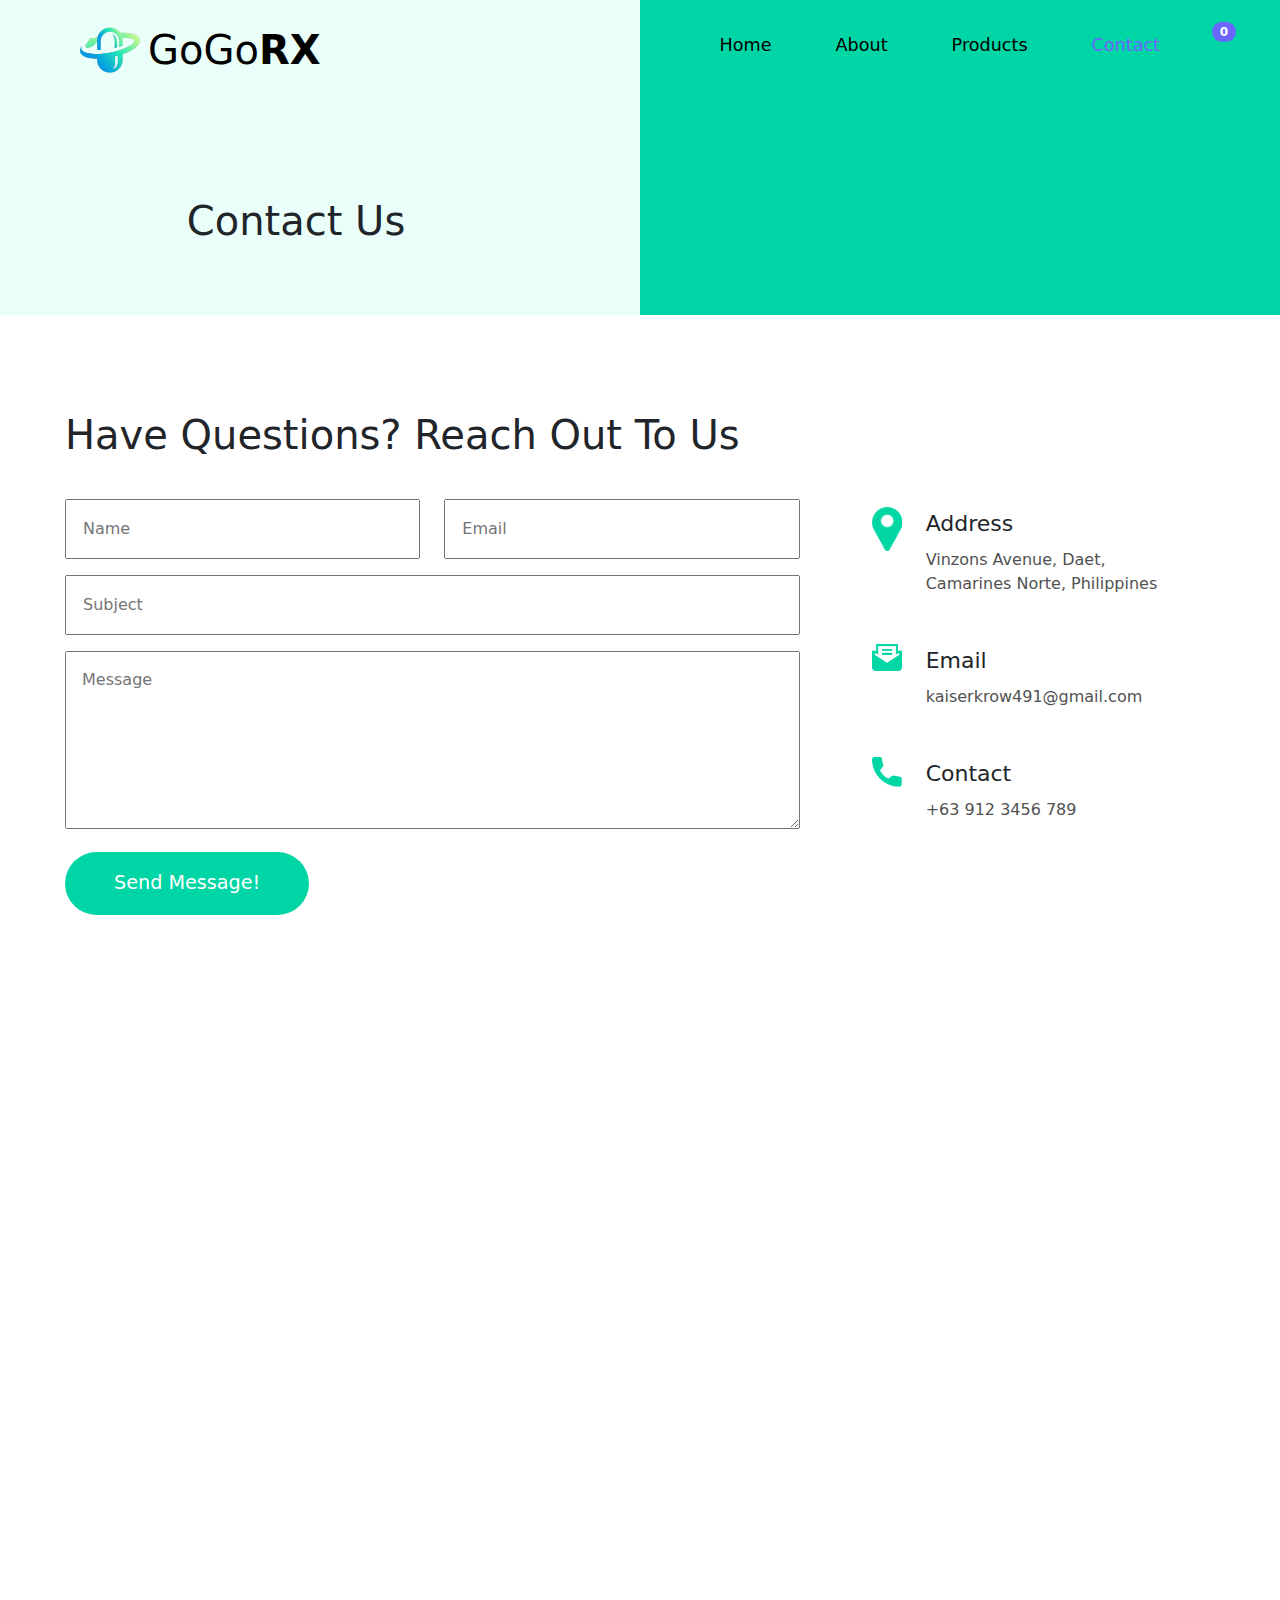
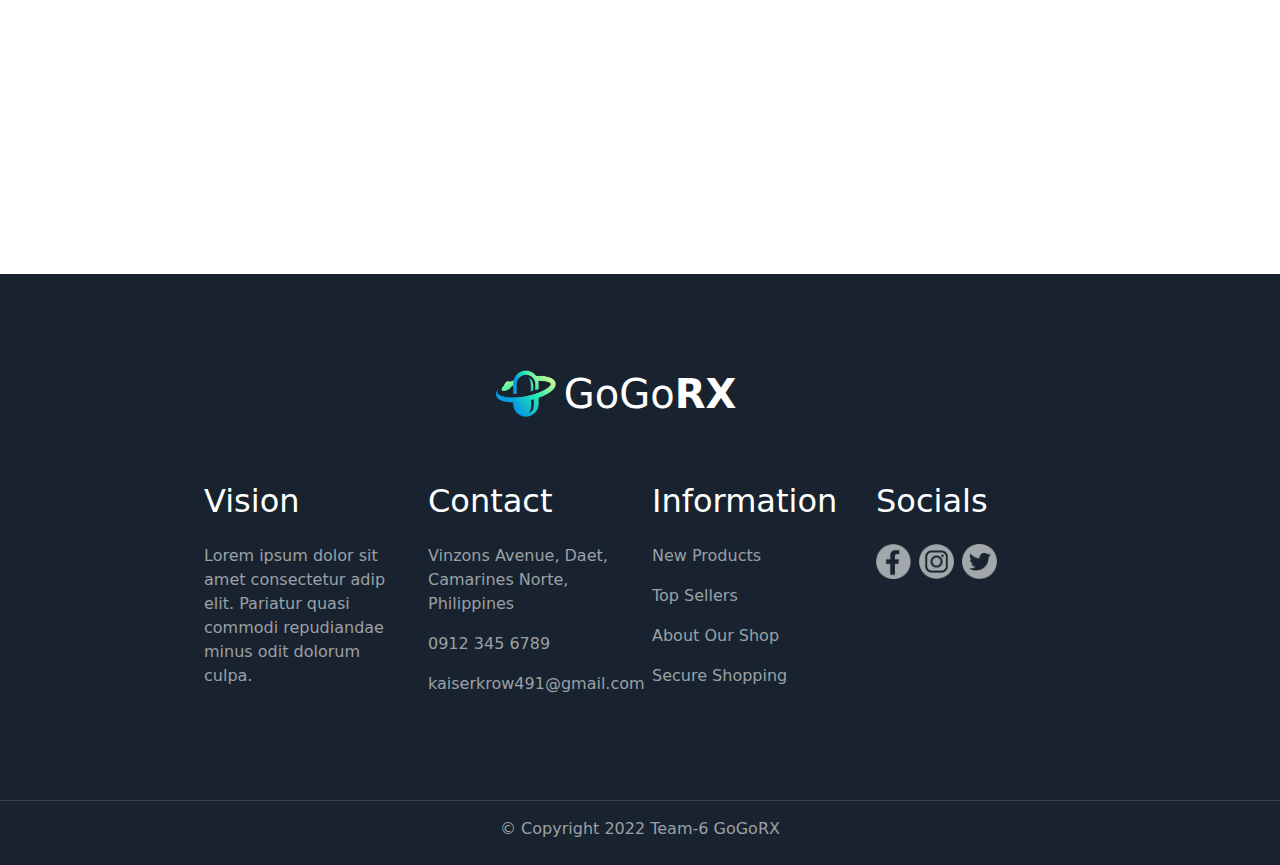
<file: contact.html>
<!DOCTYPE html>
<html lang="en">
  <head>
    <meta charset="UTF-8" />
    <meta http-equiv="X-UA-Compatible" content="IE=edge" />
    <meta name="viewport" content="width=device-width, initial-scale=1.0" />
    <title>GoGoRX - Contact</title>
    <link rel="icon" type="image/png" href="/assets/images/logo/logo.png" />

    <link rel="stylesheet" href="/css/bootstrap.css" />
    <link rel="stylesheet" href="/assets/custom-css/contact.css" />
    <link
      rel="stylesheet"
      href="https://cdnjs.cloudflare.com/ajax/libs/font-awesome/6.2.0/css/all.min.css"
      integrity="sha512-xh6O/CkQoPOWDdYTDqeRdPCVd1SpvCA9XXcUnZS2FmJNp1coAFzvtCN9BmamE+4aHK8yyUHUSCcJHgXloTyT2A=="
      crossorigin="anonymous"
      referrerpolicy="no-referrer"
    />
  </head>
  <body id="body">
    <div id="mySidebar" class="sidebar h-100">
      <a href="javascript:void(0)" class="closebtn" onclick="closeNav()"
        ><span class="red">×</span></a
      >
      <nav class="d-flex flex-column justify-content-center h-100">
        <div class="d-flex">
          <div class="d-flex align-items-center logo-container mt-5">
            <div>
              <img src="/assets/images/logo/logo.png" class="logo" />
            </div>
            <div class="display-6 ms-2 sidebar-logo">
              GoGo<span class="fw-bold">RX</span>
            </div>
          </div>
          <ul class="hyperlinks sidebar-links">
            <li class="p-md-3">
              <a href="/index.html" class="links">Home</a>
            </li>
            <li class="p-md-3">
              <a href="/about.html" class="links">About</a>
            </li>
            <li class="p-md-3">
              <a href="/products.html" class="links">Products</a>
            </li>
            <li class="p-md-3">
              <a href="/contact.html" class="links">Contact</a>
            </li>
          </ul>
        </div>
      </nav>
    </div>
    <div id="myCart" class="cart h-100">
      <a href="javascript:void(0)" class="closebtn" onclick="closeCart()"
        ><span>×</span></a
      >
      <nav class="d-flex flex-column h-100">
        <div class="d-flex text-white mt-5 ms-4 h-100">
          <div class="w-100 me-2">
            <!-- diz da cartszxsc-->
            <div id="cart-message">No products in cart yet.</div>
            <div id="actualCart"></div>
          </div>
        </div>
      </nav>
    </div>
    <div id="blur-container" class="">
      <div class="d-flex justify-content-between nav-bar">
        <a href="/index.html" class="d-flex align-items-center logo-container">
          <div>
            <img src="/assets/images/logo/logo.png" class="logo" />
          </div>
          <div class="display-6 ms-2">GoGo<span class="fw-bold">RX</span></div>
        </a>

        <div class="d-flex me-md-4">
          <ul class="d-flex nav-links">
            <li>
              <a href="/index.html" class="links">Home</a>
            </li>
            <li>
              <a href="/about.html" class="links">About</a>
            </li>
            <li><a href="/products.html" class="links">Products</a></li>
            <li>
              <a href="/contact.html" style="color: #6a66ff" class="links"
                >Contact</a
              >
            </li>
          </ul>
          <div onclick="openNav()">
            <img src="/assets/images/menu.png" class="menu" />
          </div>
          <div class="shopping-cart-bg shopping-cart" onclick="openCart()">
            <div type="button" class="position-relative">
              <i class="fa-solid fa-cart-shopping fa-lg shopping-cart-icon"></i>
              <span
                class="position-absolute top-0 start-100 translate-middle badge rounded-pill cart-bg cart-item-num"
              >
                0
              </span>
            </div>
          </div>
        </div>
      </div>
      <div class="position-relative bg-container d-flex">
        <div class="left-bg">
          <div class="d-flex h-100">
            <div class="d-flex mb-5 left-hero-section w-100">
              <div class="slogan-container me-md-5 mt-5">
                <div class="slogan">Contact Us</div>
              </div>
            </div>
          </div>
        </div>
        <div class="right-bg d-flex justify-content-center"></div>
        <!--for background-->
      </div>
      <div>
        <div class="position-relative">
          <!-- For sections flu, covid, baby & toddler-->
          <div>
            <div class="d-flex reliable-section flex-column">
              <div class="w-100">
                <h1 class="reliable">Have Questions? Reach Out To Us</h1>
              </div>
              <div class="row mt-3 mb-lg-5">
                <div class="col-lg-8">
                  <form action="" class="me-4">
                    <div class="row">
                      <div class="col-md-6 mt-3">
                        <input
                          type="text"
                          placeholder="Name"
                          class="w-100 indent p-3"
                          required
                        />
                      </div>
                      <div class="col-md-6 mt-3">
                        <input
                          type="text"
                          placeholder="Email"
                          class="w-100  indent p-3 "
                          required
                        />
                      </div>
                    </div>
                    <div class="row">
                      <div class="col-12">
                        <input
                          type="text"
                          placeholder="Subject"
                          class="w-100 indent p-3 mt-3 text-white"
                          required
                        />
                      </div>
                    </div>
                    <div class="row">
                      <div class="col-12">
                        <textarea
                          type="text"
                          placeholder="Message"
                          class="w-100 indent p-3 mt-3 text-white"
                          rows="6"
                          required
                        ></textarea>
                      </div>
                    </div>
                    <button class="btn button">
                      <a href="contact.html" class="text-white">Send Message!</a>
                    </button>
                  </form>
                </div>
                <div class="col-lg-4 contact-wrapper">
                    <div>
                        <div>
                            <div>
                                <div class="d-flex p-4">
                                    <div class="me-4">
                                        <img src="/assets/images/contact-img/location.png" alt="">
                                    </div>
                                    <div>
                                        <div class="address">Address</div>
                                        <div class="mt-2">Vinzons Avenue, Daet, Camarines Norte, Philippines</div>
                                    </div>
                                </div>
                                
                            </div>
                        </div>
                        <div>
                            <div>
                                <div class="d-flex p-4">
                                    <div class="me-4">
                                        <img src="/assets/images/contact-img/email.png" alt="">
                                    </div>
                                    <div>
                                        <div class="address">Email</div>
                                        <div class="mt-2">kaiserkrow491@gmail.com</div>
                                    </div>
                                </div>
                                
                            </div>
                        </div>
                        <div>
                            <div>
                                <div class="d-flex p-4">
                                    <div class="me-4">
                                        <img src="/assets/images/contact-img/phone.png" alt="">
                                    </div>
                                    <div>
                                        <div class="address">Contact</div>
                                        <div class="mt-2">+63 912 3456 789</div>
                                        
                                    </div>
                                </div>
                                
                            </div>
                        </div>
                    </div>
                </div>
              </div>
              <div class="responsive-map mt-5">
                <iframe src="https://www.google.com/maps/embed?pb=!1m18!1m12!1m3!1d2822.7806761080233!2d-93.29138368446431!3d44.96844997909819!2m3!1f0!2f0!3f0!3m2!1i1024!2i768!4f13.1!3m3!1m2!1s0x52b32b6ee2c87c91%3A0xc20dff2748d2bd92!2sWalker+Art+Center!5e0!3m2!1sen!2sus!4v1514524647889" width="600" height="450" frameborder="0" style="border:0" allowfullscreen></iframe>
                </div>
            </div>
            </div>
            
          </div>
          
        </div>
      </div>

      <br />
      <br />
      <br />
      
      <br /><br /><br /><br />
      <footer class="mt-5 pt-5 pb-2">
        <div class="mx-auto mt-5 pb-5">
          <div class="">
            <div
              class="d-flex align-items-center place-content-center me-5 mb-3"
            >
              <div>
                <img src="/assets/images/logo/logo.png" class="logo" />
              </div>
              <div class="display-6 ms-2 text-white">
                GoGo<span class="fw-bold">RX</span>
              </div>
            </div>
          </div>
          <div class="row mx-auto footer-wrapper pb-4">
            <div class="col-lg-3 col-12">
              <div class="mt-5 d-flex">
                <div>
                  <h2 class="vision">Vision</h2>
                  <p>
                    Lorem ipsum dolor sit amet consectetur adip elit. Pariatur
                    quasi commodi repudiandae minus odit dolorum culpa.
                  </p>
                </div>
              </div>
            </div>
            <div class="col-lg-3 col-12">
              <div class="mt-5 d-flex">
                <div>
                  <h2 class="vision">Contact</h2>
                  <p>Vinzons Avenue, Daet, Camarines Norte, Philippines</p>
                  <p>0912 345 6789</p>
                  <p>kaiserkrow491@gmail.com</p>
                  <p></p>
                </div>
              </div>
            </div>
            <div class="col-lg-3 col-12">
              <div class="mt-5 d-flex">
                <div class="info">
                  <h2 class="vision">Information</h2>
                  <p>New Products</p>
                  <p>Top Sellers</p>
                  <p>About Our Shop</p>
                  <p>Secure Shopping</p>
                </div>
              </div>
            </div>
            <div class="col-lg-3 col-12">
              <div class="mt-5 d-flex">
                <div>
                  <h2 class="vision">Socials</h2>

                  <div class="d-flex">
                    <div>
                      <img
                        src="/assets/images/icon/fb.png"
                        class="socials"
                        alt=""
                      />
                    </div>
                    <div>
                      <img
                        src="/assets/images/icon/ig.png"
                        class="socials"
                        alt=""
                      />
                    </div>
                    <div>
                      <img
                        src="/assets/images/icon/twitter.png"
                        class="socials"
                        alt=""
                      />
                    </div>
                  </div>
                </div>
              </div>
            </div>
          </div>
        </div>
        <hr />
        <p class="text-center">© Copyright 2022 Team-6 GoGoRX</p>
      </footer>
    </div>
  </body>
  <script src="js/bootstrap.bundle.js"></script>
  <script src="/assets/custom-js/main.js"></script>
</html>
</file>
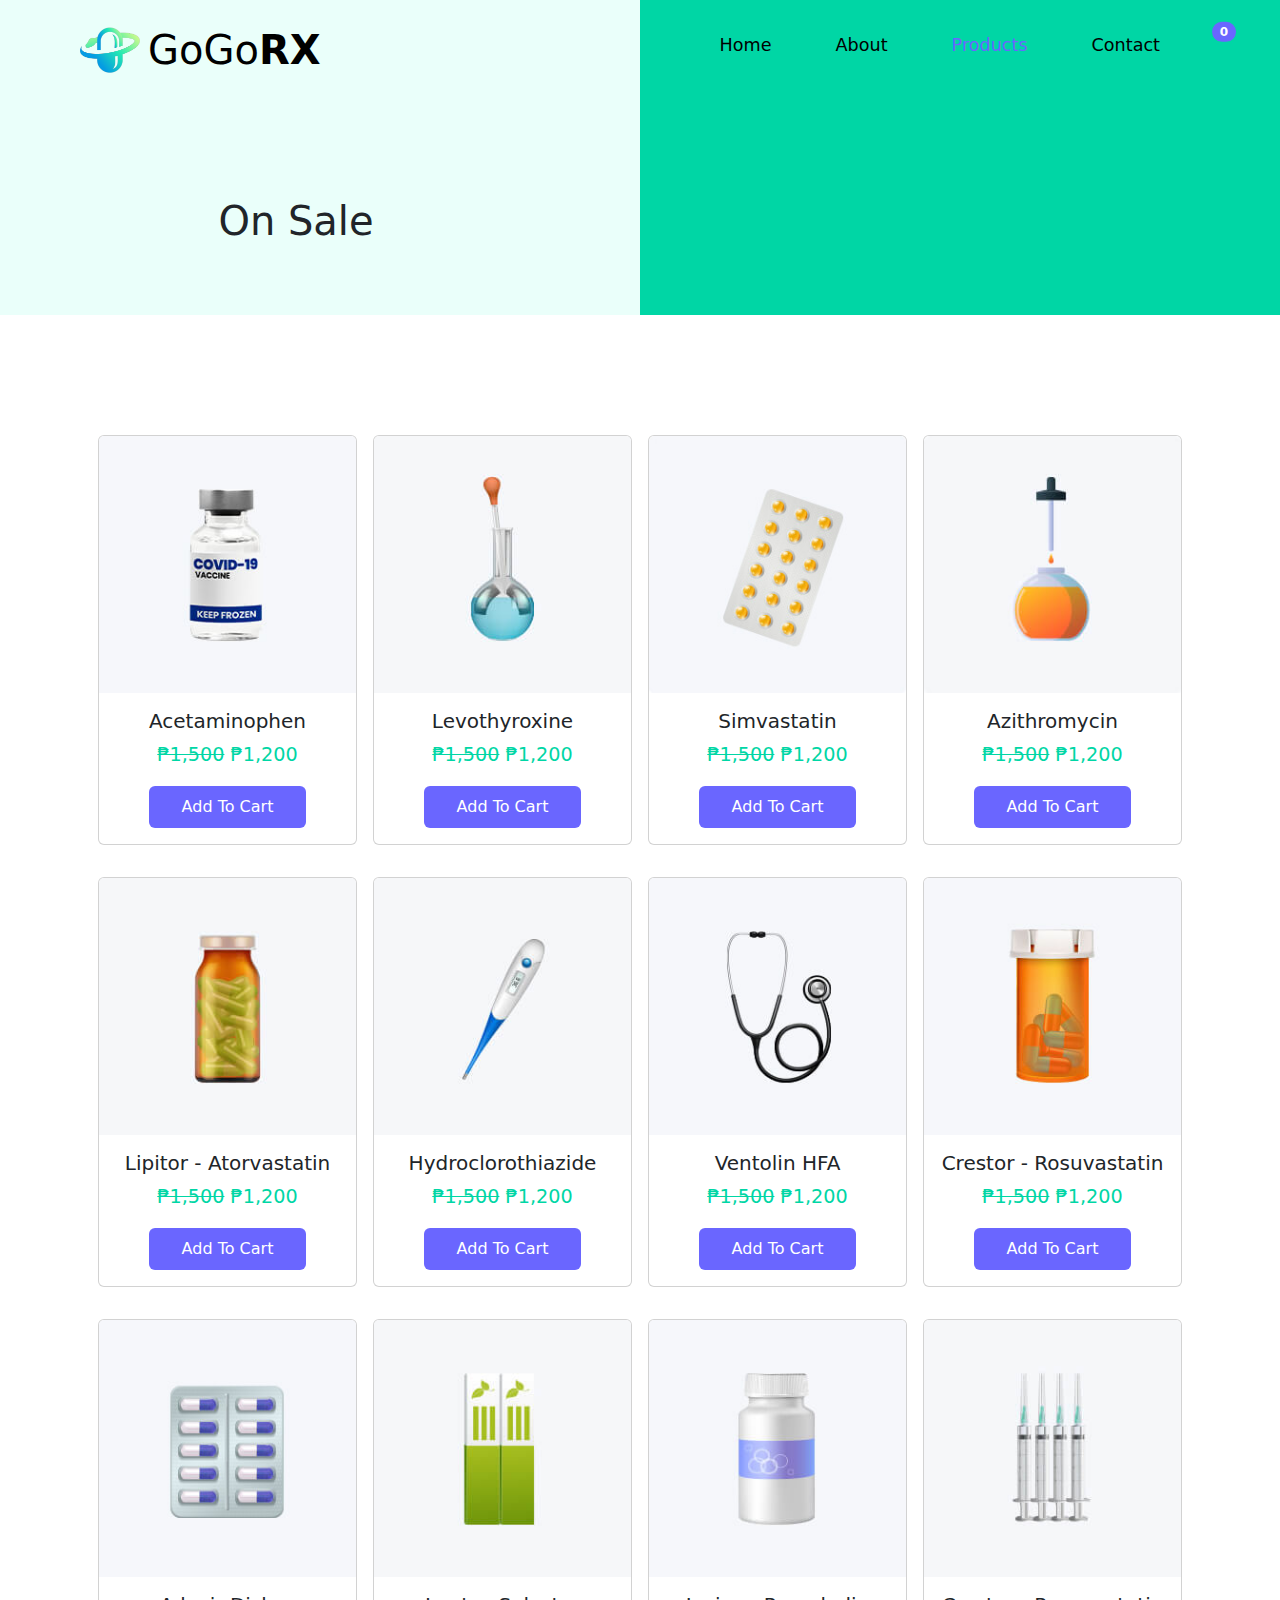
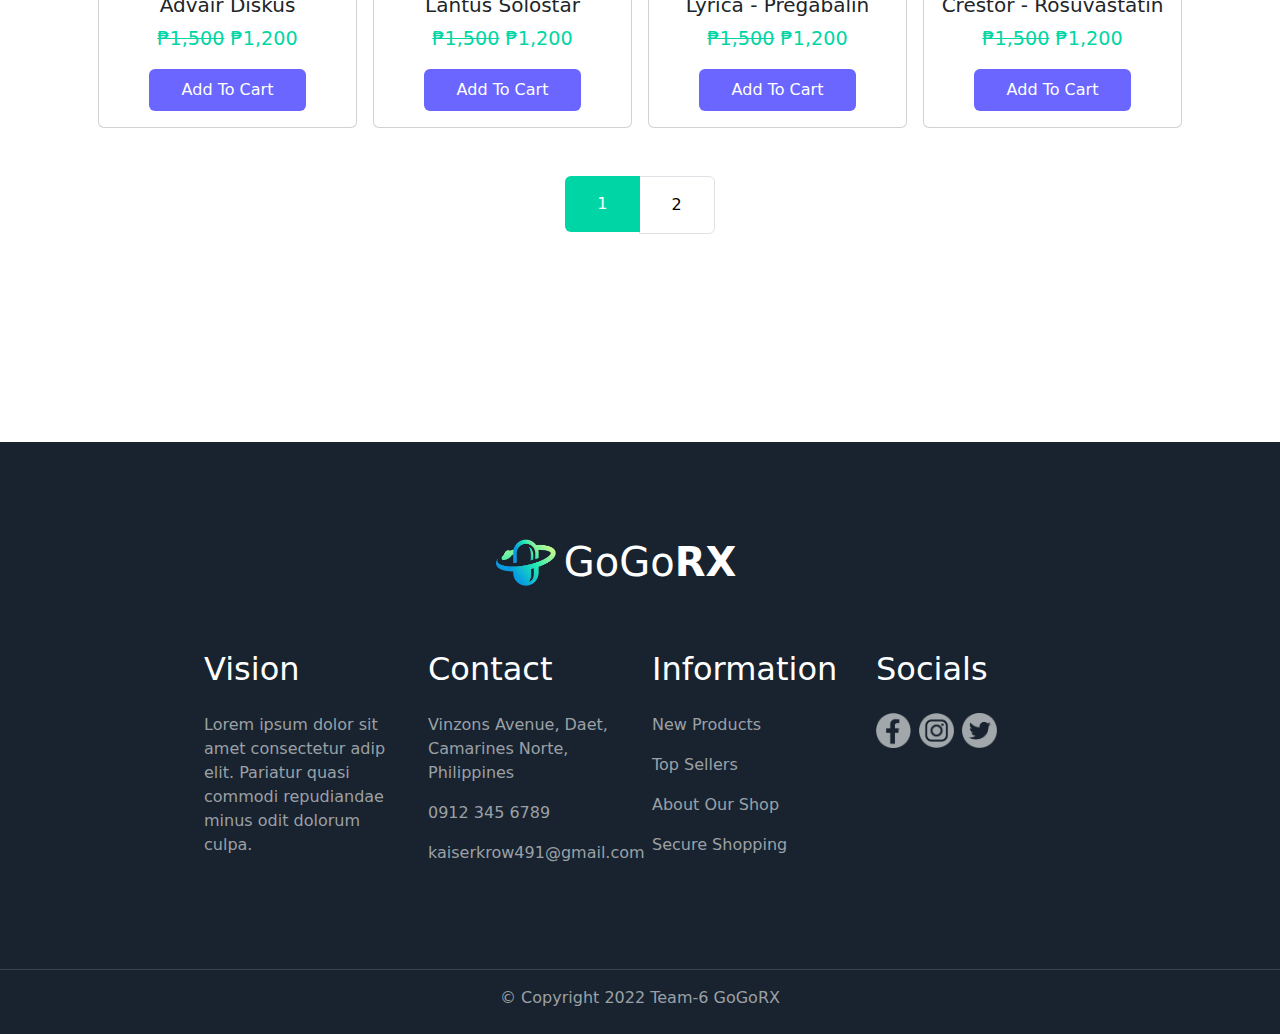
<file: products.html>
<!DOCTYPE html>
<html lang="en">
  <head>
    <meta charset="UTF-8" />
    <meta http-equiv="X-UA-Compatible" content="IE=edge" />
    <meta name="viewport" content="width=device-width, initial-scale=1.0" />
    <title>GoGoRX - Products</title>
    <link rel="icon" type="image/png" href="/assets/images/logo/logo.png" />

    <link rel="stylesheet" href="/css/bootstrap.css" />
    <link rel="stylesheet" href="/assets/custom-css/product.css" />
    <link
      rel="stylesheet"
      href="https://cdnjs.cloudflare.com/ajax/libs/font-awesome/6.2.0/css/all.min.css"
      integrity="sha512-xh6O/CkQoPOWDdYTDqeRdPCVd1SpvCA9XXcUnZS2FmJNp1coAFzvtCN9BmamE+4aHK8yyUHUSCcJHgXloTyT2A=="
      crossorigin="anonymous"
      referrerpolicy="no-referrer"
    />
  </head>
  <body id="body">
    <div id="mySidebar" class="sidebar h-100">
      <a href="javascript:void(0)" class="closebtn" onclick="closeNav()"
        ><span class="red">×</span></a
      >
      <nav class="d-flex flex-column justify-content-center h-100">
        <div class="d-flex">
          <div class="d-flex align-items-center logo-container mt-5">
            <div>
              <img src="/assets/images/logo/logo.png" class="logo" />
            </div>
            <div class="display-6 ms-2 sidebar-logo">
              GoGo<span class="fw-bold">RX</span>
            </div>
          </div>
          <ul class="hyperlinks sidebar-links">
            <li class="p-md-3">
              <a href="/index.html" class="links">Home</a>
            </li>
            <li class="p-md-3">
              <a href="/about.html" class="links">About</a>
            </li>
            <li class="p-md-3">
              <a href="/products.html" class="links">Products</a>
            </li>
            <li class="p-md-3">
              <a href="/contact.html" class="links">Contact</a>
            </li>
          </ul>
        </div>
      </nav>
    </div>
    <div id="myCart" class="cart h-100">
      <a href="javascript:void(0)" class="closebtn" onclick="closeCart()"
        ><span>×</span></a
      >
      <nav class="d-flex flex-column h-100">
        <div class="d-flex text-white mt-5 ms-4 h-100">
          <div class="w-100 me-2">
            <!-- diz da cartszxsc-->
            <div id="cart-message">No products in cart yet.</div>
            <div id="actualCart"></div>
          </div>
        </div>
      </nav>
    </div>
    <div id="blur-container" class="">
      <div class="d-flex justify-content-between nav-bar">
        <a href="/index.html" class="d-flex align-items-center logo-container">
          <div>
            <img src="/assets/images/logo/logo.png" class="logo" />
          </div>
          <div class="display-6 ms-2">GoGo<span class="fw-bold">RX</span></div>
        </a>

        <div class="d-flex me-md-4">
          <ul class="d-flex nav-links">
            <li>
              <a href="/index.html" class="links">Home</a>
            </li>
            <li>
              <a href="/about.html" class="links">About</a>
            </li>
            <li>
              <a href="/products.html" style="color: #6a66ff" class="links"
                >Products</a
              >
            </li>
            <li><a href="/contact.html" class="links">Contact</a></li>
          </ul>
          <div onclick="openNav()">
            <img src="/assets/images/menu.png" class="menu" />
          </div>
          <div class="shopping-cart-bg shopping-cart" onclick="openCart()">
            <div type="button" class="position-relative">
              <i class="fa-solid fa-cart-shopping fa-lg shopping-cart-icon"></i>
              <span
                class="position-absolute top-0 start-100 translate-middle badge rounded-pill cart-bg cart-item-num"
              >
                0
              </span>
            </div>
          </div>
        </div>
      </div>
      <div class="position-relative bg-container d-flex">
        <div class="left-bg">
          <div class="d-flex h-100">
            <div class="d-flex mb-5 left-hero-section w-100">
              <div class="slogan-container me-md-5 mt-5">
                <div class="slogan">On Sale</div>
              </div>
            </div>
          </div>
        </div>
        <div class="right-bg d-flex justify-content-center"></div>
        <!--for background-->
      </div>

      <br />
      <br />
      <br />
      <div id="pageNum1" class="container text-center my-3 show">
        <div class="row mx-auto my-auto justify-content-center">
          <div class="row row-cols-2 row-cols-lg-4 g-3">
            <div class="col">
              <div class="card">
                <img
                  src="/assets/images/all-items/covid-vaccine.jpg"
                  class="card-img-top"
                  alt="..."
                />
                <div class="card-body">
                  <h5 class="card-title">Acetaminophen</h5>
                  <p class="card-text price"><s>₱1,500</s> ₱1,200</p>
                  <a href="#" class="btn btn-custom-cart">Add To Cart</a>
                </div>
              </div>
            </div>
            <div class="col">
              <div class="card">
                <img
                  src="/assets/images/daily-deals/medicine-2.jpg"
                  class="card-img-top"
                  alt="..."
                />
                <div class="card-body">
                  <h5 class="card-title">Levothyroxine</h5>
                  <p class="card-text price"><s>₱1,500</s> ₱1,200</p>
                  <a href="#" class="btn btn-custom-cart">Add To Cart</a>
                </div>
              </div>
            </div>
            <div class="col">
              <div class="card">
                <img
                  src="/assets/images/daily-deals/tablet.jpg"
                  class="card-img-top"
                  alt="..."
                />
                <div class="card-body">
                  <h5 class="card-title">Simvastatin</h5>
                  <p class="card-text price"><s>₱1,500</s> ₱1,200</p>
                  <a href="#" class="btn btn-custom-cart">Add To Cart</a>
                </div>
              </div>
            </div>
            <div class="col">
              <div class="card">
                <img
                  src="/assets/images/daily-deals/medicine.jpg"
                  class="card-img-top"
                  alt="..."
                />
                <div class="card-body">
                  <h5 class="card-title">Azithromycin</h5>
                  <p class="card-text price"><s>₱1,500</s> ₱1,200</p>
                  <a href="#" class="btn btn-custom-cart">Add To Cart</a>
                </div>
              </div>
            </div>
          </div>
        </div>
        <div class="row mx-auto my-auto justify-content-center">
          <div class="row row-cols-2 row-cols-lg-4 g-3">
            <div class="col">
              <div class="card">
                <img
                  src="/assets/images/all-items/1.jpg"
                  class="card-img-top"
                  alt="..."
                />
                <div class="card-body">
                  <h5 class="card-title">Lipitor - Atorvastatin</h5>
                  <p class="card-text price"><s>₱1,500</s> ₱1,200</p>
                  <a href="#" class="btn btn-custom-cart">Add To Cart</a>
                </div>
              </div>
            </div>
            <div class="col">
              <div class="card">
                <img
                  src="/assets/images/all-items/2.jpg"
                  class="card-img-top"
                  alt="..."
                />
                <div class="card-body">
                  <h5 class="card-title">Hydroclorothiazide</h5>
                  <p class="card-text price"><s>₱1,500</s> ₱1,200</p>
                  <a href="#" class="btn btn-custom-cart">Add To Cart</a>
                </div>
              </div>
            </div>
            <div class="col">
              <div class="card">
                <img
                  src="/assets/images/all-items/3.jpg"
                  class="card-img-top"
                  alt="..."
                />
                <div class="card-body">
                  <h5 class="card-title">Ventolin HFA</h5>
                  <p class="card-text price"><s>₱1,500</s> ₱1,200</p>
                  <a href="#" class="btn btn-custom-cart">Add To Cart</a>
                </div>
              </div>
            </div>
            <div class="col">
              <div class="card">
                <img
                  src="/assets/images/all-items/4.jpg"
                  class="card-img-top"
                  alt="..."
                />
                <div class="card-body">
                  <h5 class="card-title">Crestor - Rosuvastatin</h5>
                  <p class="card-text price"><s>₱1,500</s> ₱1,200</p>
                  <a href="#" class="btn btn-custom-cart">Add To Cart</a>
                </div>
              </div>
            </div>
          </div>
        </div>
        <div class="row mx-auto my-auto justify-content-center">
          <div class="row row-cols-2 row-cols-lg-4 g-3">
            <div class="col">
              <div class="card">
                <img
                  src="/assets/images/all-items/5.jpg"
                  class="card-img-top"
                  alt="..."
                />
                <div class="card-body">
                  <h5 class="card-title">Advair Diskus</h5>
                  <p class="card-text price"><s>₱1,500</s> ₱1,200</p>
                  <a href="#" class="btn btn-custom-cart">Add To Cart</a>
                </div>
              </div>
            </div>
            <div class="col">
              <div class="card">
                <img
                  src="/assets/images/all-items/6.jpg"
                  class="card-img-top"
                  alt="..."
                />
                <div class="card-body">
                  <h5 class="card-title">Lantus Solostar</h5>
                  <p class="card-text price"><s>₱1,500</s> ₱1,200</p>
                  <a href="#" class="btn btn-custom-cart">Add To Cart</a>
                </div>
              </div>
            </div>
            <div class="col">
              <div class="card">
                <img
                  src="/assets/images/all-items/7.jpg"
                  class="card-img-top"
                  alt="..."
                />
                <div class="card-body">
                  <h5 class="card-title">Lyrica - Pregabalin</h5>
                  <p class="card-text price"><s>₱1,500</s> ₱1,200</p>
                  <a href="#" class="btn btn-custom-cart">Add To Cart</a>
                </div>
              </div>
            </div>
            <div class="col">
              <div class="card">
                <img
                  src="/assets/images/all-items/8.jpg"
                  class="card-img-top"
                  alt="..."
                />
                <div class="card-body">
                  <h5 class="card-title">Crestor - Rosuvastatin</h5>
                  <p class="card-text price"><s>₱1,500</s> ₱1,200</p>
                  <a href="#" class="btn btn-custom-cart">Add To Cart</a>
                </div>
              </div>
            </div>
          </div>
        </div>
      </div>
      <div id="pageNum2" class="container text-center my-3 hide">
        <div class="row mx-auto my-auto justify-content-center">
          <div class="row row-cols-2 row-cols-lg-4 g-3">
            <div class="col">
              <div class="card">
                <img
                  src="/assets/images/all-items/9.jpg"
                  class="card-img-top"
                  alt="..."
                />
                <div class="card-body">
                  <h5 class="card-title">Remdesivir Veklury</h5>
                  <p class="card-text price"><s>₱1,500</s> ₱1,200</p>
                  <a href="#" class="btn btn-custom-cart">Add To Cart</a>
                </div>
              </div>
            </div>
            <div class="col">
              <div class="card">
                <img
                  src="/assets/images/all-items/10.jpg"
                  class="card-img-top"
                  alt="..."
                />
                <div class="card-body">
                  <h5 class="card-title">Monoclonal Antibodies</h5>
                  <p class="card-text price"><s>₱1,500</s> ₱1,200</p>
                  <a href="#" class="btn btn-custom-cart">Add To Cart</a>
                </div>
              </div>
            </div>
            <div class="col">
              <div class="card">
                <img
                  src="/assets/images/all-items/11.jpg"
                  class="card-img-top"
                  alt="..."
                />
                <div class="card-body">
                  <h5 class="card-title">Electron Microspope</h5>
                  <p class="card-text price"><s>₱1,500</s> ₱1,200</p>
                  <a href="#" class="btn btn-custom-cart">Add To Cart</a>
                </div>
              </div>
            </div>
            <div class="col">
              <div class="card">
                <img
                  src="/assets/images/all-items/12.jpg"
                  class="card-img-top"
                  alt="..."
                />
                <div class="card-body">
                  <h5 class="card-title">Surgical Mask</h5>
                  <p class="card-text price"><s>₱1,500</s> ₱1,200</p>
                  <a href="#" class="btn btn-custom-cart">Add To Cart</a>
                </div>
              </div>
            </div>
          </div>
        </div>
        <div class="row mx-auto my-auto justify-content-center">
          <div class="row row-cols-2 row-cols-lg-4 g-3">
            <div class="col">
              <div class="card">
                <img
                  src="/assets/images/all-items/13.jpg"
                  class="card-img-top"
                  alt="..."
                />
                <div class="card-body">
                  <h5 class="card-title">Tylenol</h5>
                  <p class="card-text price"><s>₱1,500</s> ₱1,200</p>
                  <a href="#" class="btn btn-custom-cart">Add To Cart</a>
                </div>
              </div>
            </div>
            <div class="col">
              <div class="card">
                <img
                  src="/assets/images/all-items/14.jpg"
                  class="card-img-top"
                  alt="..."
                />
                <div class="card-body">
                  <h5 class="card-title">Baby Cough Syrup</h5>
                  <p class="card-text price"><s>₱1,500</s> ₱1,200</p>
                  <a href="#" class="btn btn-custom-cart">Add To Cart</a>
                </div>
              </div>
            </div>
            <div class="col">
              <div class="card">
                <img
                  src="/assets/images/all-items/15.jpg"
                  class="card-img-top"
                  alt="..."
                />
                <div class="card-body">
                  <h5 class="card-title">Neutrogena Cleanser</h5>
                  <p class="card-text price"><s>₱1,500</s> ₱1,200</p>
                  <a href="#" class="btn btn-custom-cart">Add To Cart</a>
                </div>
              </div>
            </div>
            <div class="col">
              <div class="card">
                <img
                  src="/assets/images/all-items/16.jpg"
                  class="card-img-top"
                  alt="..."
                />
                <div class="card-body">
                  <h5 class="card-title">Boiron Sulphur</h5>
                  <p class="card-text price"><s>₱1,500</s> ₱1,200</p>
                  <a href="#" class="btn btn-custom-cart">Add To Cart</a>
                </div>
              </div>
            </div>
          </div>
        </div>
      </div>

      <!--------------------PAGINATION---------------------------->
      <nav aria-label="Page navigation ">
        <ul class="pagination d-flex justify-content-center">
          <li class="page-item">
            <a
              class="page-link active"
              id="page-1"
              href="#"
              onclick="pageReveal(1)"
              >1</a
            >
          </li>
          <li class="page-item">
            <a class="page-link" id="page-2" href="#" onclick="pageReveal(2)"
              >2</a
            >
          </li>
        </ul>
      </nav>

      <br /><br /><br /><br /><br /><br />
      <footer class="mt-5 pt-5 pb-2">
        <div class="mx-auto mt-5 pb-5">
          <div class="">
            <div
              class="d-flex align-items-center place-content-center me-5 mb-3"
            >
              <div>
                <img src="/assets/images/logo/logo.png" class="logo" />
              </div>
              <div class="display-6 ms-2 text-white">
                GoGo<span class="fw-bold">RX</span>
              </div>
            </div>
          </div>
          <div class="row mx-auto footer-wrapper pb-4">
            <div class="col-lg-3 col-12">
              <div class="mt-5 d-flex">
                <div>
                  <h2 class="vision">Vision</h2>
                  <p>
                    Lorem ipsum dolor sit amet consectetur adip elit. Pariatur
                    quasi commodi repudiandae minus odit dolorum culpa.
                  </p>
                </div>
              </div>
            </div>
            <div class="col-lg-3 col-12">
              <div class="mt-5 d-flex">
                <div>
                  <h2 class="vision">Contact</h2>
                  <p>Vinzons Avenue, Daet, Camarines Norte, Philippines</p>
                  <p>0912 345 6789</p>
                  <p>kaiserkrow491@gmail.com</p>
                  <p></p>
                </div>
              </div>
            </div>
            <div class="col-lg-3 col-12">
              <div class="mt-5 d-flex">
                <div class="info">
                  <h2 class="vision">Information</h2>
                  <p>New Products</p>
                  <p>Top Sellers</p>
                  <p>About Our Shop</p>
                  <p>Secure Shopping</p>
                </div>
              </div>
            </div>
            <div class="col-lg-3 col-12">
              <div class="mt-5 d-flex">
                <div>
                  <h2 class="vision">Socials</h2>

                  <div class="d-flex">
                    <div>
                      <img
                        src="/assets/images/icon/fb.png"
                        class="socials"
                        alt=""
                      />
                    </div>
                    <div>
                      <img
                        src="/assets/images/icon/ig.png"
                        class="socials"
                        alt=""
                      />
                    </div>
                    <div>
                      <img
                        src="/assets/images/icon/twitter.png"
                        class="socials"
                        alt=""
                      />
                    </div>
                  </div>
                </div>
              </div>
            </div>
          </div>
        </div>
        <hr />
        <p class="text-center">© Copyright 2022 Team-6 GoGoRX</p>
      </footer>
    </div>
  </body>
  <script src="js/bootstrap.bundle.js"></script>
  <script src="/assets/custom-js/pagination.js"></script>
  <script src="/assets/custom-js/main.js"></script>
</html>
</file>
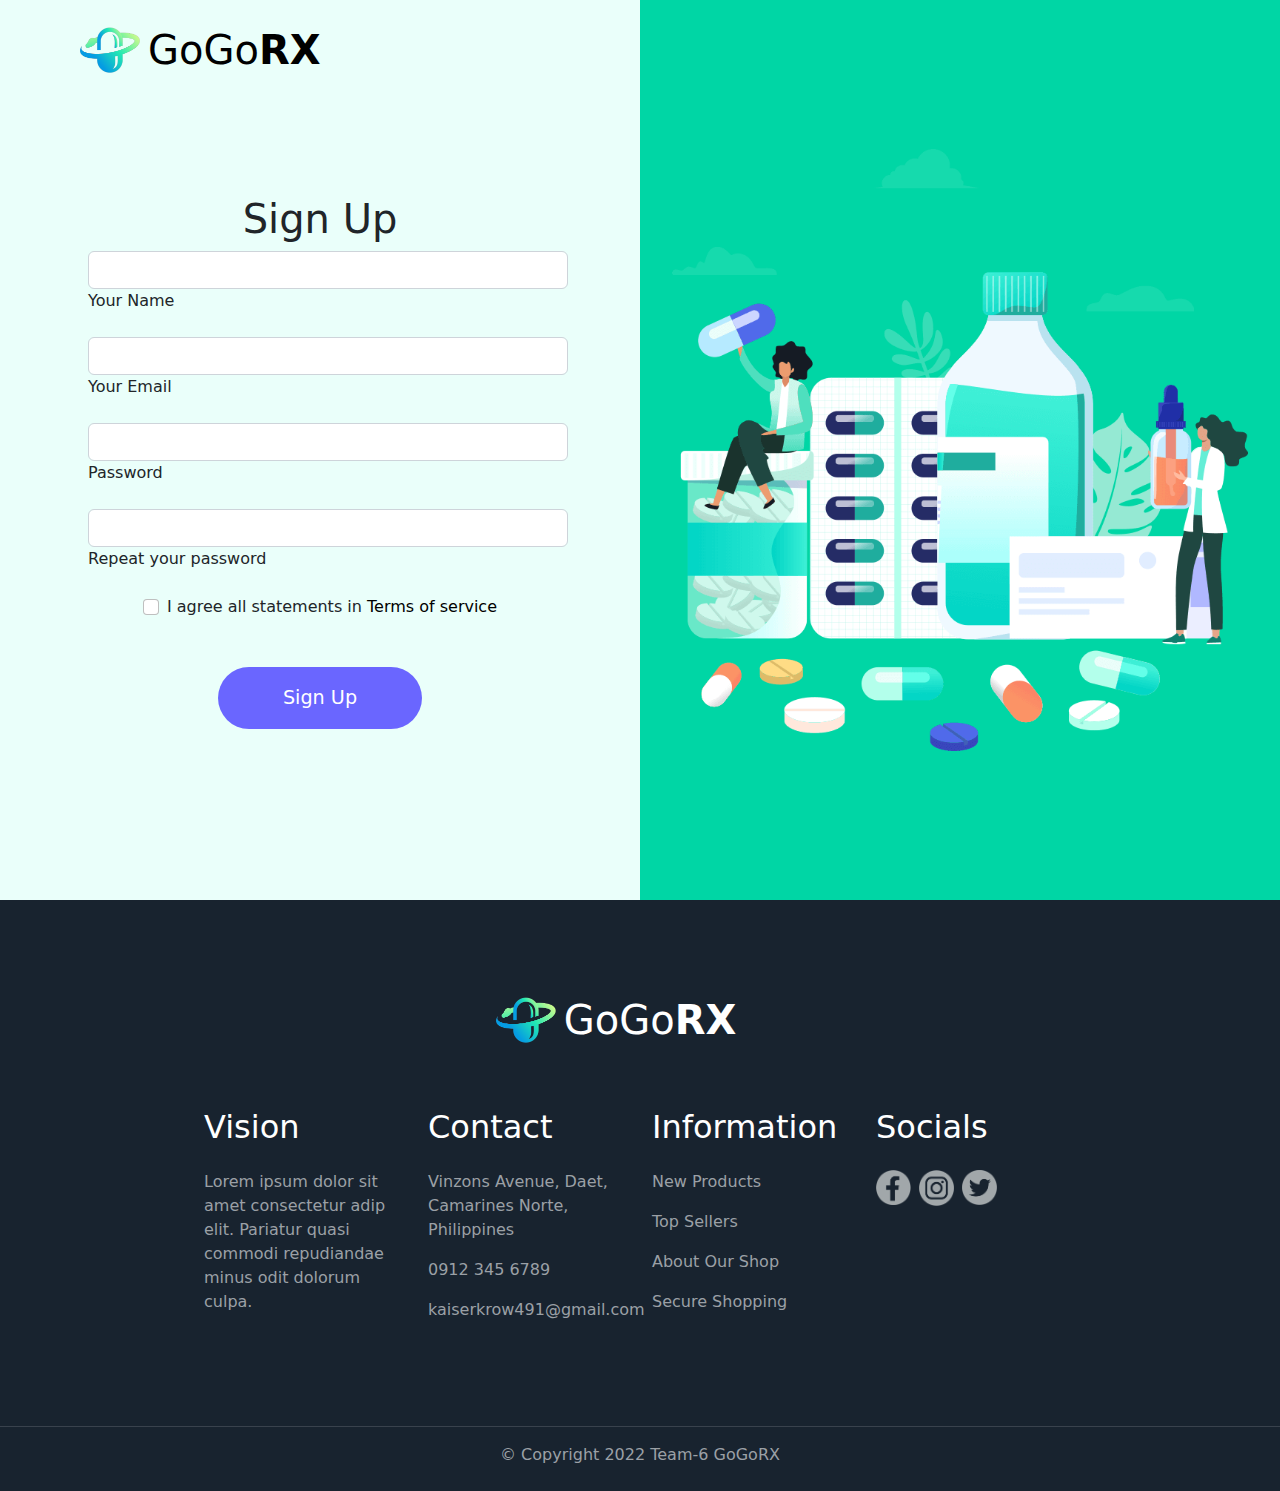
<file: signup.html>
<!DOCTYPE html>
<html lang="en">
  <head>
    <meta charset="UTF-8" />
    <meta http-equiv="X-UA-Compatible" content="IE=edge" />
    <meta name="viewport" content="width=device-width, initial-scale=1.0" />
    <title>GoGoRX - Home</title>
    <link rel="icon" type="image/png" href="/assets/images/logo/logo.png" />

    <link rel="stylesheet" href="/css/bootstrap.css" />
    <link rel="stylesheet" href="/assets/custom-css/signup.css" />
    <link
      rel="stylesheet"
      href="https://cdnjs.cloudflare.com/ajax/libs/font-awesome/6.2.0/css/all.min.css"
      integrity="sha512-xh6O/CkQoPOWDdYTDqeRdPCVd1SpvCA9XXcUnZS2FmJNp1coAFzvtCN9BmamE+4aHK8yyUHUSCcJHgXloTyT2A=="
      crossorigin="anonymous"
      referrerpolicy="no-referrer"
    />
  </head>
  <body id="body">
    <div id="mySidebar" class="sidebar h-100">
      <a href="javascript:void(0)" class="closebtn" onclick="closeNav()"
        ><span class="red">×</span></a
      >
    </div>
    <div id="myCart" class="cart h-100">
      <a href="javascript:void(0)" class="closebtn" onclick="closeCart()"
        ><span>×</span></a
      >
      <nav class="d-flex flex-column h-100">
        <div class="d-flex text-white mt-5 ms-4 h-100">
          <div class="w-100 me-2">
            <!-- diz da cartszxsc-->
            <div id="cart-message">No products in cart yet.</div>
            <div id="actualCart"></div>
          </div>
        </div>
      </nav>
    </div>
    <div id="blur-container" class="">
      <div class="d-flex justify-content-between nav-bar">
        <a href="/index.html" class="d-flex align-items-center logo-container">
          <div>
            <img src="/assets/images/logo/logo.png" class="logo" />
          </div>
          <div class="display-6 ms-2">GoGo<span class="fw-bold">RX</span></div>
        </a>
      </div>
      <div class="position-relative bg-container d-flex">
        <div class="left-bg d-flex flex-column justify-content-center px-5">
          <h1 class="text-center mt-5">Sign Up</h1>

          <form class="mx-1 mx-md-4">
            <div class="d-flex flex-row align-items-center mb-3">
              <i class="fas fa-user fa-lg me-3 fa-fw"></i>
              <div class="form-outline flex-fill mb-0">
                <input type="text" id="form3Example1c" class="form-control" />
                <label class="form-label" for="form3Example1c">Your Name</label>
              </div>
            </div>

            <div class="d-flex flex-row align-items-center mb-3">
              <i class="fas fa-envelope fa-lg me-3 fa-fw"></i>
              <div class="form-outline flex-fill mb-0">
                <input type="email" id="form3Example3c" class="form-control" />
                <label class="form-label" for="form3Example3c"
                  >Your Email</label
                >
              </div>
            </div>

            <div class="d-flex flex-row align-items-center mb-3">
              <i class="fas fa-lock fa-lg me-3 fa-fw"></i>
              <div class="form-outline flex-fill mb-0">
                <input
                  type="password"
                  id="form3Example4c"
                  class="form-control"
                />
                <label class="form-label" for="form3Example4c">Password</label>
              </div>
            </div>

            <div class="d-flex flex-row align-items-center mb-3">
              <i class="fas fa-key fa-lg me-3 fa-fw"></i>
              <div class="form-outline flex-fill mb-0">
                <input
                  type="password"
                  id="form3Example4cd"
                  class="form-control"
                />
                <label class="form-label" for="form3Example4cd"
                  >Repeat your password</label
                >
              </div>
            </div>

            <div class="form-check d-flex justify-content-center mb-5">
              <input
                class="form-check-input me-2"
                type="checkbox"
                value=""
                id="form2Example3c"
              />
              <label class="form-check-label" for="form2Example3">
                I agree all statements in <a href="#!">Terms of service</a>
              </label>
            </div>

            <div class="d-flex justify-content-center mb-3 mb-lg-4">
              <button type="button" class="btn btn-custom btn-lg">
                Sign Up
              </button>
            </div>
          </form>
        </div>
        <div class="right-bg d-flex justify-content-center">
          <div class="d-flex justify-content-center illustration-container">
            <div class="d-flex justify-content-center">
              <img
                src="/assets/images/illustration.png"
                class="img-responsive"
                alt=""
              />
            </div>
          </div>
        </div>
        <!--for background-->
      </div>

      <footer class="pt-5 pb-2">
        <div class="mx-auto mt-5 pb-5">
          <div class="">
            <div
              class="d-flex align-items-center place-content-center me-5 mb-3"
            >
              <div>
                <img src="/assets/images/logo/logo.png" class="logo" />
              </div>
              <div class="display-6 ms-2 text-white">
                GoGo<span class="fw-bold">RX</span>
              </div>
            </div>
          </div>
          <div class="row mx-auto footer-wrapper pb-4">
            <div class="col-lg-3 col-12">
              <div class="mt-5 d-flex">
                <div>
                  <h2 class="vision">Vision</h2>
                  <p>
                    Lorem ipsum dolor sit amet consectetur adip elit. Pariatur
                    quasi commodi repudiandae minus odit dolorum culpa.
                  </p>
                </div>
              </div>
            </div>
            <div class="col-lg-3 col-12">
              <div class="mt-5 d-flex">
                <div>
                  <h2 class="vision">Contact</h2>
                  <p>Vinzons Avenue, Daet, Camarines Norte, Philippines</p>
                  <p>0912 345 6789</p>
                  <p>kaiserkrow491@gmail.com</p>
                  <p></p>
                </div>
              </div>
            </div>
            <div class="col-lg-3 col-12">
              <div class="mt-5 d-flex">
                <div class="info">
                  <h2 class="vision">Information</h2>
                  <p>New Products</p>
                  <p>Top Sellers</p>
                  <p>About Our Shop</p>
                  <p>Secure Shopping</p>
                </div>
              </div>
            </div>
            <div class="col-lg-3 col-12">
              <div class="mt-5 d-flex">
                <div>
                  <h2 class="vision">Socials</h2>

                  <div class="d-flex">
                    <div>
                      <img
                        src="/assets/images/icon/fb.png"
                        class="socials"
                        alt=""
                      />
                    </div>
                    <div>
                      <img
                        src="/assets/images/icon/ig.png"
                        class="socials"
                        alt=""
                      />
                    </div>
                    <div>
                      <img
                        src="/assets/images/icon/twitter.png"
                        class="socials"
                        alt=""
                      />
                    </div>
                  </div>
                </div>
              </div>
            </div>
          </div>
        </div>
        <hr />
        <p class="text-center">© Copyright 2022 Team-6 GoGoRX</p>
      </footer>
    </div>
  </body>
  <script src="js/bootstrap.bundle.js"></script>
  <script src="/assets/custom-js/main.js"></script>
</html>
</file>
<file: assets/custom-css/style.css>
.right-bg {
  width: 50%;
  height: 100vh;
  background-color: #00d6a5;
}
.left-bg {
  width: 50%;
  height: 100vh;
  background-color: #eafffa;
}
.nav-bar {
  z-index: 10;
  position: absolute;
  width: 100%;
  height: 100px;
}
.logo-container {
  margin-left: 5rem;
  cursor: pointer;
}
.logo {
  width: 60px;
}
.menu {
  width: 50px;
  display: none;
}
li {
  list-style: none;
  color: white;
}
a {
  text-decoration: none;
  color: black;
}
a:hover {
  color: #6a66ff;
}
.nav-links li {
  margin: 2rem;
  font-size: 1.1rem;
}
.shopping-cart-bg {
  margin: 2rem;
}
.btn-custom {
  background-color: #6a66ff;
  color: white;
  padding: 1rem 4rem;
  font-size: larger;
  font-weight: 500;
  border-radius: 100px;
}
.cart-bg {
  background-color: #6a66ff;
}

.shopping-cart-icon:hover {
  opacity: 0.7;
}
.left-hero-section {
  height: 100%;
  justify-content: end;
}

.tag-line {
  color: #515151;
  font-size: 25px;
}
.links {
  color: black;
}
.slogan-container {
  max-width: 550px;
  padding: 0 1rem;
  margin-left: 2rem;
}
.slogan-container > h1 {
  font-weight: 400;
}
.illustration-container {
  align-items: center;
}
.img-responsive {
  width: 750px;
  max-width: 90%;
}
.info-wrapper p {
  color: #515151;
}
.whole-section-wrapper {
  margin-top: -5rem;
}
.btn-custom-cart {
  font-weight: 500;
  padding: 0.5rem 2rem;
  background-color: #6a66ff;
  color: white;
}
.price {
  color: #00d6a5;
  font-size: larger;
  font-weight: 500;
}
.btn-custom-cart:hover {
  background-color: rgb(106, 102, 255, 0.8);
  color: white;
}
@media (max-width: 1160px) {
  .links {
    display: none;
  }
  .shopping-cart {
    position: absolute;
    top: 55px;
    right: 10px;
  }
  .menu {
    position: absolute;
    cursor: pointer;
    padding: 0.7rem;
    top: 80px;
    left: 25px;
    display: block;
    filter: invert();
    background-color: #959900;
    border-radius: 10px;
  }
  .logo-container {
    position: absolute;
    top: 20px;
    left: 0;
    right: 0;
    margin-left: auto;
    margin-right: auto;
    width: 250px;
    place-content: center;
  }
}
/* ------------------sidebar stuff---------------------- */
.sidebar {
  height: 100%;
  width: 0;
  position: fixed;
  z-index: 99;
  top: 0;
  left: 0;
  background-color: #24284b;
  overflow: hidden;
  transition: 0.5s;
  padding-top: 60px;
  border-top-right-radius: 20px;
  border-bottom-right-radius: 20px;
}
.sidebar-logo {
  color: white;
}
.sidebar a {
  padding: 1rem 1rem 1rem;
  text-decoration: none;
  color: #fff;
  display: block;
  transition: 0.3s;
}

.sidebar .closebtn {
  position: absolute;
  top: 0;
  left: 10px;
  font-size: 30px;
}
.sidebar-links {
  margin-top: -5rem;
}

.openbtn {
  font-size: 20px;
  cursor: pointer;
  background-color: white;
  color: black;
  padding: 10px 15px;
  border: none;
}
.card {
  margin: auto;
}
#main {
  transition: margin-left 0.5s;
  padding: 16px;
}

/* ---------------------HOVERS sidebar--------------------------------- */

.openbtn:hover {
  background-color: rgba(255, 255, 255, 0.5);
}

.links:hover {
  color: #6a66ff;
}

/* ------------------cart stuff---------------------- */
.cart {
  height: 100%;
  width: 0;
  position: fixed;
  z-index: 99;
  top: 0;
  right: 0;
  background-color: #24284b;
  overflow: hidden;
  transition: 0.5s;
  padding-top: 60px;
  border-top-left-radius: 20px;
  border-bottom-left-radius: 20px;
}
.sidebar-logo {
  color: white;
}
.sidebar a {
  padding: 1rem 1rem 1rem;
  text-decoration: none;
  color: #fff;
  display: block;
  transition: 0.3s;
}
.item-count-img {
  width: 66px;
}
.info-height-setter {
  height: 170px;
}
.info-wrapper {
  padding: 4rem;
  background-color: white;
  border: 1px solid rgba(128, 128, 128, 0.267);
  transition: 0.2s;
}
.info-wrapper:hover,
.card:hover {
  box-shadow: -2px 30px 41px -13px rgba(0, 0, 0, 0.35);
  border-bottom: 3px solid #00d6a5;
}
.cart .closebtn {
  position: absolute;
  top: 20px;
  right: 20px;
  font-size: 30px;
  color: white;
}
.sidebar-links {
  margin-top: -5rem;
}

.openbtn {
  font-size: 20px;
  cursor: pointer;
  background-color: white;
  color: black;
  padding: 10px 15px;
  border: none;
}
#main {
  transition: margin-left 0.5s;
  padding: 16px;
}
.daily-deal-wrapper {
  background-color: #eef8f6;
}

.buy-now {
  padding: 0.7rem 2rem;
  border-radius: 1000px;
  background-color: white;
  color: #6a66ff;
  font-weight: 500;
}
.buy-now:hover {
  background-color: #6a66ff;
  color: white;
  border: none;
}
.container h2 {
  font-weight: 500;
}
.whole-bottle-mockup {
  overflow: hidden;
  color: white;
  max-width: 1140px;
  width: 100%;
  padding: 2rem 4rem;
  background-color: #00d6a5;
  border-radius: 30px;
}
.bottle-mockup-section {
  overflow: hidden;
}
.mockup-img {
  margin-left: 2rem;
}
.price-mockup {
  font-weight: 500;
}
@media (max-width: 768px) {
  .mockup-img {
    margin: 4rem 0 0 0;
  }
  .whole-bottle-mockup {
    border-radius: 0px;
    flex-direction: column;
  }
  .bg-container {
    flex-direction: column;
  }
  .info-wrapper {
    padding: 3rem;
  }
  .right-bg,
  .left-bg {
    width: 100%;
    height: 80vh;
  }
  .slogan-container {
    margin: 0;
  }
  .slogan {
    margin-top: 4rem;
  }
  .btn-custom {
    padding: 1rem 3rem;
  }
  .left-hero-section {
    justify-content: center;
  }
  .tag-line {
    font-size: 18px;
  }
  .right-bg {
    align-items: flex-start;
  }
  .illustration-container {
    margin-top: 4rem;
  }
  .wrapper-flex {
    flex-direction: column;
  }
  .whole-section-wrapper {
    width: 85%;
    margin: -5rem auto;
  }
}

@media (max-width: 767px) {
  .carousel-inner .carousel-item > div {
    display: none;
  }
  .carousel-inner .carousel-item > div:first-child {
    display: block;
  }
  .card {
    margin: auto;
  }
}
.carousel-inner .carousel-item.active,
.carousel-inner .carousel-item-next,
.carousel-inner .carousel-item-prev {
  display: flex;
}
@media (min-width: 768px) {
  .carousel-inner .carousel-item-end.active,
  .carousel-inner .carousel-item-next {
    transform: translateX(25%);
  }
  .carousel-inner .carousel-item-start.active,
  .carousel-inner .carousel-item-prev {
    transform: translateX(-25%);
  }
}
.carousel-inner .carousel-item-end,
.carousel-inner .carousel-item-start {
  transform: translateX(0);
}
.carousel-item {
  place-content: center;
}
@import url(https://fonts.googleapis.com/css?family=Roboto:300,400);
@import url(https://maxcdn.bootstrapcdn.com/font-awesome/4.4.0/css/font-awesome.min.css);
.snip1533 {
  box-shadow: 0 0 5px rgba(0, 0, 0, 0.15);
  color: #9e9e9e;
  display: inline-block;
  font-family: "Roboto", Arial, sans-serif;
  font-size: 16px;
  margin: 35px 10px 10px;
  width: 50%;
  position: relative;
  text-align: center;
  background-color: #ffffff;
  border-radius: 5px;
  border-top: 5px solid #00d6a5;
}

.snip1533 *,
.snip1533 *:before {
  -webkit-box-sizing: border-box;
  box-sizing: border-box;
  -webkit-transition: all 0.1s ease-out;
  transition: all 0.1s ease-out;
}

.snip1533 figcaption {
  padding: 13% 10% 12%;
}

.snip1533 figcaption:before {
  -webkit-transform: translateX(-50%);
  transform: translateX(-50%);
  background-color: #fff;
  border-radius: 50%;
  box-shadow: 0 0 10px rgba(0, 0, 0, 0.25);
  color: #6a66ff;
  content: "\f10e";
  font-family: "FontAwesome";
  font-size: 32px;
  font-style: normal;
  left: 50%;
  line-height: 60px;
  position: absolute;
  top: -30px;
  width: 60px;
}

.snip1533 h3 {
  color: #3c3c3c;
  font-size: 20px;
  font-weight: 300;
  line-height: 24px;
  margin: 10px 0 5px;
}

.snip1533 h4 {
  font-weight: 400;
  margin: 0;
  opacity: 0.5;
}

.snip1533 blockquote {
  font-style: italic;
  font-weight: 300;
  margin: 0 0 20px;
}
.footer-wrapper {
  width: 70%;
  height: 100%;
}
footer h2 {
  color: white;
}
footer {
  background-color: #18232f;
  color: #9ba0a6;
  height: 50%;
}
.info-wrapper {
  overflow: hidden;
}
.place-content-center {
  place-content: center;
}
.vision {
  margin-bottom: 1.5rem;
}
.info p:hover {
  color: #00d6a5;
  cursor: pointer;
}
@media (max-width: 768px) {
  .footer-logo {
    place-content: center;
  }
  .snip1533 {
    width: 100%;
  }
  .footer {
    height: 100vh;
  }

  .footer-wrapper {
    width: 90%;
  }
}
.socials {
  width: 35px;
  filter: invert();
  margin: 0 0.5rem;
  opacity: 0.7;
  cursor: pointer;
}
.socials:hover {
  filter: invert(63%) sepia(76%) saturate(1248%) hue-rotate(116deg)
    brightness(93%) contrast(101%);
}
.socials:first-of-type {
  margin-left: 0;
}
.blur {
  filter: blur(3px) brightness(0.8);

  transition: 0.3s;
}
</file>
<file: assets/custom-css/about.css>
.right-bg {
  width: 50%;
  height: 35vh;
  background-color: #00d6a5;
}
.left-bg {
  width: 50%;
  height: 35vh;
  background-color: #eafffa;
}
.nav-bar {
  z-index: 10;
  position: absolute;
  width: 100%;
  height: 100px;
}
.logo-container {
  margin-left: 5rem;
  cursor: pointer;
}
.logo {
  width: 60px;
}
.menu {
  width: 50px;
  display: none;
}
li {
  list-style: none;
  color: white;
}
a {
  text-decoration: none;
  color: black;
}
a:hover {
  color: #6a66ff;
}
.nav-links li {
  margin: 2rem;
  font-size: 1.1rem;
}
.shopping-cart-bg {
  margin: 2rem;
}
.btn-custom {
  background-color: #6a66ff;
  color: white;
  padding: 1rem 4rem;
  font-size: larger;
  font-weight: 500;
  border-radius: 100px;
}
.cart-bg {
  background-color: #6a66ff;
}

.shopping-cart-icon:hover {
  opacity: 0.7;
}
.left-hero-section {
  height: 100%;
  justify-content: center;
  align-items: flex-end;
}

.tag-line {
  color: #515151;
  font-size: 25px;
}
.links {
  color: black;
}
.slogan-container {
  max-width: 550px;
  padding: 0 1rem;
  margin-bottom: 4rem;
}
.slogan-container > h1 {
  font-weight: 400;
}
.illustration-container {
  align-items: center;
}
.img-responsive {
  width: 750px;
  max-width: 90%;
}
.info-wrapper p {
  color: #515151;
}

.btn-custom-cart {
  font-weight: 500;
  padding: 0.5rem 2rem;
  background-color: #6a66ff;
  color: white;
}

.price {
  color: #00d6a5;
  font-size: larger;
  font-weight: 500;
}
.btn-custom-cart:hover {
  background-color: rgb(106, 102, 255, 0.8);
  color: white;
}
@media (max-width: 1160px) {
  .links {
    display: none;
  }
  .shopping-cart {
    position: absolute;
    top: 55px;
    right: 10px;
  }
  .menu {
    position: absolute;
    cursor: pointer;
    padding: 0.7rem;
    top: 80px;
    left: 25px;
    display: block;
    filter: invert();
    background-color: #959900;
    border-radius: 10px;
  }
  .logo-container {
    position: absolute;
    top: 20px;
    left: 0;
    right: 0;
    margin-left: auto;
    margin-right: auto;
    width: 250px;
    place-content: center;
  }
}
/* ------------------sidebar stuff---------------------- */
.sidebar {
  height: 100%;
  width: 0;
  position: fixed;
  z-index: 99;
  top: 0;
  left: 0;
  background-color: #24284b;
  overflow: hidden;
  transition: 0.5s;
  padding-top: 60px;
  border-top-right-radius: 20px;
  border-bottom-right-radius: 20px;
}
.sidebar-logo {
  color: white;
}
.sidebar a {
  padding: 1rem 1rem 1rem;
  text-decoration: none;
  color: #fff;
  display: block;
  transition: 0.3s;
}

.sidebar .closebtn {
  position: absolute;
  top: 0;
  left: 10px;
  font-size: 30px;
}
.sidebar-links {
  margin-top: -5rem;
}

.openbtn {
  font-size: 20px;
  cursor: pointer;
  background-color: white;
  color: black;
  padding: 10px 15px;
  border: none;
}
.card {
  margin: auto;
}
#main {
  transition: margin-left 0.5s;
  padding: 16px;
}

/* ---------------------HOVERS sidebar--------------------------------- */

.openbtn:hover {
  background-color: rgba(255, 255, 255, 0.5);
}

.links:hover {
  color: #6a66ff;
}

/* ------------------cart stuff---------------------- */
.cart {
  height: 100%;
  width: 0;
  position: fixed;
  z-index: 99;
  top: 0;
  right: 0;
  background-color: #24284b;
  overflow: hidden;
  transition: 0.5s;
  padding-top: 60px;
  border-top-left-radius: 20px;
  border-bottom-left-radius: 20px;
}
.sidebar-logo {
  color: white;
}
.sidebar a {
  padding: 1rem 1rem 1rem;
  text-decoration: none;
  color: #fff;
  display: block;
  transition: 0.3s;
}
.item-count-img {
  width: 66px;
}
.info-height-setter {
  height: 170px;
}
.info-wrapper {
  text-align: center;
  padding: 1rem 1rem 7rem 1rem;
  background-color: white;
  transition: 0.2s;
}
.info-wrapper img {
  margin-bottom: 1rem;
}

.cart .closebtn {
  position: absolute;
  top: 20px;
  right: 20px;
  font-size: 30px;
  color: white;
}
.sidebar-links {
  margin-top: -5rem;
}

.openbtn {
  font-size: 20px;
  cursor: pointer;
  background-color: white;
  color: black;
  padding: 10px 15px;
  border: none;
}
#main {
  transition: margin-left 0.5s;
  padding: 16px;
}
.daily-deal-wrapper {
  background-color: #eef8f6;
}

.buy-now {
  padding: 0.7rem 2rem;
  border-radius: 1000px;
  background-color: white;
  color: #6a66ff;
  font-weight: 500;
}
.buy-now:hover {
  background-color: #6a66ff;
  color: white;
  border: none;
}
.container h2 {
  font-weight: 500;
}
.whole-bottle-mockup {
  overflow: hidden;
  color: white;
  max-width: 1140px;
  width: 100%;
  padding: 2rem 4rem;
  background-color: #00d6a5;
  border-radius: 30px;
}
.bottle-mockup-section {
  overflow: hidden;
}
.mockup-img {
  margin-left: 2rem;
}
.price-mockup {
  font-weight: 500;
}
.slogan {
  font-size: 40px;
  font-weight: 500;
}
@media (max-width: 768px) {
  .mockup-img {
    margin: 4rem 0 0 0;
  }
  .whole-bottle-mockup {
    border-radius: 0px;
    flex-direction: column;
  }
  .bg-container {
    flex-direction: column;
  }
  .info-wrapper {
    padding: 3rem;
  }
  .right-bg {
    height: 0;
  }
  .left-bg {
    width: 100%;
    height: 30vh;
    border-bottom: 1px solid #00d6a5;
  }
  .slogan {
    font-size: 45px;
    font-weight: 400;
  }
  .slogan-container {
    margin-left: 0rem;
    margin-bottom: 0;
  }

  .btn-custom {
    padding: 1rem 3rem;
  }
  .left-hero-section {
    justify-content: start;
    align-items: flex-end;
  }
  .tag-line {
    font-size: 18px;
  }
  .right-bg {
    align-items: flex-start;
  }
  .illustration-container {
    margin-top: 4rem;
  }
  .wrapper-flex {
    flex-direction: column;
  }
  .whole-section-wrapper {
    margin: auto;
    flex-direction: column;
  }
}

@media (max-width: 767px) {
  .carousel-inner .carousel-item > div {
    display: none;
  }
  .carousel-inner .carousel-item > div:first-child {
    display: block;
  }
  .card {
    margin: auto;
  }
}
.carousel-inner .carousel-item.active,
.carousel-inner .carousel-item-next,
.carousel-inner .carousel-item-prev {
  display: flex;
}
@media (min-width: 768px) {
  .carousel-inner .carousel-item-end.active,
  .carousel-inner .carousel-item-next {
    transform: translateX(25%);
  }
  .carousel-inner .carousel-item-start.active,
  .carousel-inner .carousel-item-prev {
    transform: translateX(-25%);
  }
}
.carousel-inner .carousel-item-end,
.carousel-inner .carousel-item-start {
  transform: translateX(0);
}
.carousel-item {
  place-content: center;
}
@import url(https://fonts.googleapis.com/css?family=Roboto:300,400);
@import url(https://maxcdn.bootstrapcdn.com/font-awesome/4.4.0/css/font-awesome.min.css);
.snip1533 {
  box-shadow: 0 0 5px rgba(0, 0, 0, 0.15);
  color: #9e9e9e;
  display: inline-block;
  font-family: "Roboto", Arial, sans-serif;
  font-size: 16px;
  margin: 35px 10px 10px;
  width: 50%;
  position: relative;
  text-align: center;
  background-color: #ffffff;
  border-radius: 5px;
  border-top: 5px solid #00d6a5;
}

.snip1533 *,
.snip1533 *:before {
  -webkit-box-sizing: border-box;
  box-sizing: border-box;
  -webkit-transition: all 0.1s ease-out;
  transition: all 0.1s ease-out;
}

.snip1533 figcaption {
  padding: 13% 10% 12%;
}

.snip1533 figcaption:before {
  -webkit-transform: translateX(-50%);
  transform: translateX(-50%);
  background-color: #fff;
  border-radius: 50%;
  box-shadow: 0 0 10px rgba(0, 0, 0, 0.25);
  color: #6a66ff;
  content: "\f10e";
  font-family: "FontAwesome";
  font-size: 32px;
  font-style: normal;
  left: 50%;
  line-height: 60px;
  position: absolute;
  top: -30px;
  width: 60px;
}

.snip1533 h3 {
  color: #3c3c3c;
  font-size: 20px;
  font-weight: 300;
  line-height: 24px;
  margin: 10px 0 5px;
}

.snip1533 h4 {
  font-weight: 400;
  margin: 0;
  opacity: 0.5;
}

.snip1533 blockquote {
  font-style: italic;
  font-weight: 300;
  margin: 0 0 20px;
}
.footer-wrapper {
  width: 70%;
  height: 100%;
}
footer h2 {
  color: white;
}
footer {
  background-color: #18232f;
  color: #9ba0a6;
  height: 50%;
}
.info-wrapper {
  overflow: hidden;
}
.place-content-center {
  place-content: center;
}
.vision {
  margin-bottom: 1.5rem;
}
.info p:hover {
  color: #00d6a5;
  cursor: pointer;
}

.socials:hover {
  filter: invert(63%) sepia(76%) saturate(1248%) hue-rotate(116deg)
    brightness(93%) contrast(101%);
}
.socials:first-of-type {
  margin-left: 0;
}
.blur {
  filter: blur(3px) brightness(0.8);

  transition: 0.3s;
}

.logo-container:hover {
  color: black;
}
.reliable {
  font-weight: 500;
}
.reliable-section {
  padding-top: 6rem;
  width: 1150px;
  max-width: 90%;
  margin: auto;
}
.reliable-section p {
  color: #515151;
  line-height: 35px;
}

@media (max-width: 768px) {
  .footer-logo {
    place-content: center;
  }
  .snip1533 {
    width: 100%;
  }
  .footer {
    height: 100vh;
  }

  .footer-wrapper {
    width: 90%;
  }
}
.socials {
  width: 35px;
  filter: invert();
  margin: 0 0.5rem;
  opacity: 0.7;
  cursor: pointer;
}
</file>
<file: assets/custom-css/contact.css>
.right-bg {
  width: 50%;
  height: 35vh;
  background-color: #00d6a5;
}
.left-bg {
  width: 50%;
  height: 35vh;
  background-color: #eafffa;
}
.nav-bar {
  z-index: 10;
  position: absolute;
  width: 100%;
  height: 100px;
}
.logo-container {
  margin-left: 5rem;
  cursor: pointer;
}
.logo {
  width: 60px;
}
.menu {
  width: 50px;
  display: none;
}
li {
  list-style: none;
  color: white;
}
a {
  text-decoration: none;
  color: black;
}
a:hover {
  color: #6a66ff;
}
.nav-links li {
  margin: 2rem;
  font-size: 1.1rem;
}
.shopping-cart-bg {
  margin: 2rem;
}
.btn-custom {
  background-color: #6a66ff;
  color: white;
  padding: 1rem 4rem;
  font-size: larger;
  font-weight: 500;
  border-radius: 100px;
}
.cart-bg {
  background-color: #6a66ff;
}

.shopping-cart-icon:hover {
  opacity: 0.7;
}
.left-hero-section {
  height: 100%;
  justify-content: center;
  align-items: flex-end;
}

.tag-line {
  color: #515151;
  font-size: 25px;
}
.links {
  color: black;
}
.slogan-container {
  max-width: 550px;
  padding: 0 1rem;
  margin-bottom: 4rem;
}
.slogan-container > h1 {
  font-weight: 400;
}
.illustration-container {
  align-items: center;
}
.img-responsive {
  width: 750px;
  max-width: 90%;
}
.info-wrapper p {
  color: #515151;
}

.btn-custom-cart {
  font-weight: 500;
  padding: 0.5rem 2rem;
  background-color: #6a66ff;
  color: white;
}

.price {
  color: #00d6a5;
  font-size: larger;
  font-weight: 500;
}
.btn-custom-cart:hover {
  background-color: rgb(106, 102, 255, 0.8);
  color: white;
}
@media (max-width: 1160px) {
  .links {
    display: none;
  }
  .shopping-cart {
    position: absolute;
    top: 55px;
    right: 10px;
  }
  .menu {
    position: absolute;
    cursor: pointer;
    padding: 0.7rem;
    top: 80px;
    left: 25px;
    display: block;
    filter: invert();
    background-color: #959900;
    border-radius: 10px;
  }
  .logo-container {
    position: absolute;
    top: 20px;
    left: 0;
    right: 0;
    margin-left: auto;
    margin-right: auto;
    width: 250px;
    place-content: center;
  }
}
/* ------------------sidebar stuff---------------------- */
.sidebar {
  height: 100%;
  width: 0;
  position: fixed;
  z-index: 99;
  top: 0;
  left: 0;
  background-color: #24284b;
  overflow: hidden;
  transition: 0.5s;
  padding-top: 60px;
  border-top-right-radius: 20px;
  border-bottom-right-radius: 20px;
}
.sidebar-logo {
  color: white;
}
.sidebar a {
  padding: 1rem 1rem 1rem;
  text-decoration: none;
  color: #fff;
  display: block;
  transition: 0.3s;
}

.sidebar .closebtn {
  position: absolute;
  top: 0;
  left: 10px;
  font-size: 30px;
}
.sidebar-links {
  margin-top: -5rem;
}

.openbtn {
  font-size: 20px;
  cursor: pointer;
  background-color: white;
  color: black;
  padding: 10px 15px;
  border: none;
}
.card {
  margin: auto;
}
#main {
  transition: margin-left 0.5s;
  padding: 16px;
}

/* ---------------------HOVERS sidebar--------------------------------- */

.openbtn:hover {
  background-color: rgba(255, 255, 255, 0.5);
}

.links:hover {
  color: #6a66ff;
}

/* ------------------cart stuff---------------------- */
.cart {
  height: 100%;
  width: 0;
  position: fixed;
  z-index: 99;
  top: 0;
  right: 0;
  background-color: #24284b;
  overflow: hidden;
  transition: 0.5s;
  padding-top: 60px;
  border-top-left-radius: 20px;
  border-bottom-left-radius: 20px;
}
.sidebar-logo {
  color: white;
}
.sidebar a {
  padding: 1rem 1rem 1rem;
  text-decoration: none;
  color: #fff;
  display: block;
  transition: 0.3s;
}
.item-count-img {
  width: 66px;
}
.info-height-setter {
  height: 170px;
}
.info-wrapper {
  text-align: center;
  padding: 1rem 1rem 7rem 1rem;
  background-color: white;
  transition: 0.2s;
}
.info-wrapper img {
  margin-bottom: 1rem;
}

.cart .closebtn {
  position: absolute;
  top: 20px;
  right: 20px;
  font-size: 30px;
  color: white;
}
.sidebar-links {
  margin-top: -5rem;
}

.openbtn {
  font-size: 20px;
  cursor: pointer;
  background-color: white;
  color: black;
  padding: 10px 15px;
  border: none;
}
#main {
  transition: margin-left 0.5s;
  padding: 16px;
}
.daily-deal-wrapper {
  background-color: #eef8f6;
}

.buy-now {
  padding: 0.7rem 2rem;
  border-radius: 1000px;
  background-color: white;
  color: #6a66ff;
  font-weight: 500;
}
.buy-now:hover {
  background-color: #6a66ff;
  color: white;
  border: none;
}
.container h2 {
  font-weight: 500;
}
.whole-bottle-mockup {
  overflow: hidden;
  color: white;
  max-width: 1140px;
  width: 100%;
  padding: 2rem 4rem;
  background-color: #00d6a5;
  border-radius: 30px;
}
.bottle-mockup-section {
  overflow: hidden;
}
.mockup-img {
  margin-left: 2rem;
}
.price-mockup {
  font-weight: 500;
}
.slogan {
  font-size: 40px;
  font-weight: 500;
}
@media (max-width: 768px) {
  .mockup-img {
    margin: 4rem 0 0 0;
  }
  .whole-bottle-mockup {
    border-radius: 0px;
    flex-direction: column;
  }
  .bg-container {
    flex-direction: column;
  }
  .info-wrapper {
    padding: 3rem;
  }
  .right-bg {
    height: 0;
  }
  .left-bg {
    width: 100%;
    height: 30vh;
    border-bottom: 1px solid #00d6a5;
  }
  .slogan {
    font-size: 45px;
    font-weight: 400;
  }
  .slogan-container {
    margin-left: 0rem;
    margin-bottom: 0;
  }

  .btn-custom {
    padding: 1rem 3rem;
  }
  .left-hero-section {
    justify-content: start;
    align-items: flex-end;
  }
  .tag-line {
    font-size: 18px;
  }
  .right-bg {
    align-items: flex-start;
  }
  .illustration-container {
    margin-top: 4rem;
  }
  .wrapper-flex {
    flex-direction: column;
  }
  .whole-section-wrapper {
    margin: auto;
    flex-direction: column;
  }
}

@media (max-width: 767px) {
  .carousel-inner .carousel-item > div {
    display: none;
  }
  .carousel-inner .carousel-item > div:first-child {
    display: block;
  }
  .card {
    margin: auto;
  }
}
.carousel-inner .carousel-item.active,
.carousel-inner .carousel-item-next,
.carousel-inner .carousel-item-prev {
  display: flex;
}
@media (min-width: 768px) {
  .carousel-inner .carousel-item-end.active,
  .carousel-inner .carousel-item-next {
    transform: translateX(25%);
  }
  .carousel-inner .carousel-item-start.active,
  .carousel-inner .carousel-item-prev {
    transform: translateX(-25%);
  }
}
.carousel-inner .carousel-item-end,
.carousel-inner .carousel-item-start {
  transform: translateX(0);
}
.carousel-item {
  place-content: center;
}
@import url(https://fonts.googleapis.com/css?family=Roboto:300,400);
@import url(https://maxcdn.bootstrapcdn.com/font-awesome/4.4.0/css/font-awesome.min.css);
.snip1533 {
  box-shadow: 0 0 5px rgba(0, 0, 0, 0.15);
  color: #9e9e9e;
  display: inline-block;
  font-family: "Roboto", Arial, sans-serif;
  font-size: 16px;
  margin: 35px 10px 10px;
  width: 50%;
  position: relative;
  text-align: center;
  background-color: #ffffff;
  border-radius: 5px;
  border-top: 5px solid #00d6a5;
}

.snip1533 *,
.snip1533 *:before {
  -webkit-box-sizing: border-box;
  box-sizing: border-box;
  -webkit-transition: all 0.1s ease-out;
  transition: all 0.1s ease-out;
}

.snip1533 figcaption {
  padding: 13% 10% 12%;
}

.snip1533 figcaption:before {
  -webkit-transform: translateX(-50%);
  transform: translateX(-50%);
  background-color: #fff;
  border-radius: 50%;
  box-shadow: 0 0 10px rgba(0, 0, 0, 0.25);
  color: #6a66ff;
  content: "\f10e";
  font-family: "FontAwesome";
  font-size: 32px;
  font-style: normal;
  left: 50%;
  line-height: 60px;
  position: absolute;
  top: -30px;
  width: 60px;
}

.snip1533 h3 {
  color: #3c3c3c;
  font-size: 20px;
  font-weight: 300;
  line-height: 24px;
  margin: 10px 0 5px;
}

.snip1533 h4 {
  font-weight: 400;
  margin: 0;
  opacity: 0.5;
}

.snip1533 blockquote {
  font-style: italic;
  font-weight: 300;
  margin: 0 0 20px;
}
.footer-wrapper {
  width: 70%;
  height: 100%;
}
footer h2 {
  color: white;
}
footer {
  background-color: #18232f;
  color: #9ba0a6;
  height: 50%;
}
.info-wrapper {
  overflow: hidden;
}
.place-content-center {
  place-content: center;
}
.vision {
  margin-bottom: 1.5rem;
}
.info p:hover {
  color: #00d6a5;
  cursor: pointer;
}

.socials:hover {
  filter: invert(63%) sepia(76%) saturate(1248%) hue-rotate(116deg)
    brightness(93%) contrast(101%);
}
.socials:first-of-type {
  margin-left: 0;
}
.blur {
  filter: blur(3px) brightness(0.8);

  transition: 0.3s;
}

.logo-container:hover {
  color: black;
}
.reliable {
  font-weight: 500;
}
.reliable-section {
  padding-top: 6rem;
  width: 1150px;
  max-width: 90%;
  margin: auto;
}
.reliable-section p {
  color: #515151;
  line-height: 35px;
}
.button {
  background-color: #00d6a5;
  margin-top: 1rem;
  padding: 1rem 3rem;
  border-radius: 100px;
}
.button a {
  font-size: larger;
  font-weight: 500;
}
.responsive-map {
  overflow: hidden;
  padding-bottom: 56.25%;
  position: relative;
  height: 0;
  border-radius: 20px;
}
.responsive-map iframe {
  left: 0;
  top: 0;
  height: 100%;
  width: 100%;
  position: absolute;
}
.address {
  font-size: 22px;
  font-weight: 500;
}
.address ~ div {
  color: #515151;
}
.contact-wrapper img {
  width: 30px;
}
@media (max-width: 768px) {
  .footer-logo {
    place-content: center;
  }
  .snip1533 {
    width: 100%;
  }
  .footer {
    height: 100vh;
  }

  .footer-wrapper {
    width: 90%;
  }
  .contact-wrapper {
    margin-top: 2rem;
  }
}
.socials {
  width: 35px;
  filter: invert();
  margin: 0 0.5rem;
  opacity: 0.7;
  cursor: pointer;
}
</file>
<file: assets/custom-css/product.css>
.right-bg {
  width: 50%;
  height: 35vh;
  background-color: #00d6a5;
}
.left-bg {
  width: 50%;
  height: 35vh;
  background-color: #eafffa;
}
.nav-bar {
  z-index: 10;
  position: absolute;
  width: 100%;
  height: 100px;
}
.logo-container {
  margin-left: 5rem;
  cursor: pointer;
}
.logo {
  width: 60px;
}
.menu {
  width: 50px;
  display: none;
}
li {
  list-style: none;
  color: white;
}
a {
  text-decoration: none;
  color: black;
}
a:hover {
  color: #6a66ff;
}
.nav-links li {
  margin: 2rem;
  font-size: 1.1rem;
}
.shopping-cart-bg {
  margin: 2rem;
}
.btn-custom {
  background-color: #6a66ff;
  color: white;
  padding: 1rem 4rem;
  font-size: larger;
  font-weight: 500;
  border-radius: 100px;
}
.cart-bg {
  background-color: #6a66ff;
}

.shopping-cart-icon:hover {
  opacity: 0.7;
}
.left-hero-section {
  height: 100%;
  justify-content: center;
  align-items: flex-end;
}

.tag-line {
  color: #515151;
  font-size: 25px;
}
.links {
  color: black;
}
.slogan-container {
  max-width: 550px;
  padding: 0 1rem;
  margin-bottom: 4rem;
}
.slogan-container > h1 {
  font-weight: 400;
}
.illustration-container {
  align-items: center;
}
.img-responsive {
  width: 750px;
  max-width: 90%;
}
.info-wrapper p {
  color: #515151;
}

.btn-custom-cart {
  font-weight: 500;
  padding: 0.5rem 2rem;
  background-color: #6a66ff;
  color: white;
}

.price {
  color: #00d6a5;
  font-size: larger;
  font-weight: 500;
}
.btn-custom-cart:hover {
  background-color: rgb(106, 102, 255, 0.8);
  color: white;
}
@media (max-width: 1160px) {
  .links {
    display: none;
  }
  .shopping-cart {
    position: absolute;
    top: 55px;
    right: 10px;
  }
  .menu {
    position: absolute;
    cursor: pointer;
    padding: 0.7rem;
    top: 80px;
    left: 25px;
    display: block;
    filter: invert();
    background-color: #959900;
    border-radius: 10px;
  }
  .logo-container {
    position: absolute;
    top: 20px;
    left: 0;
    right: 0;
    margin-left: auto;
    margin-right: auto;
    width: 250px;
    place-content: center;
  }
}
/* ------------------sidebar stuff---------------------- */
.sidebar {
  height: 100%;
  width: 0;
  position: fixed;
  z-index: 99;
  top: 0;
  left: 0;
  background-color: #24284b;
  overflow: hidden;
  transition: 0.5s;
  padding-top: 60px;
  border-top-right-radius: 20px;
  border-bottom-right-radius: 20px;
}
.sidebar-logo {
  color: white;
}
.sidebar a {
  padding: 1rem 1rem 1rem;
  text-decoration: none;
  color: #fff;
  display: block;
  transition: 0.3s;
}

.sidebar .closebtn {
  position: absolute;
  top: 0;
  left: 10px;
  font-size: 30px;
}
.sidebar-links {
  margin-top: -5rem;
}

.openbtn {
  font-size: 20px;
  cursor: pointer;
  background-color: white;
  color: black;
  padding: 10px 15px;
  border: none;
}
.card {
  margin: auto;
}
#main {
  transition: margin-left 0.5s;
  padding: 16px;
}

/* ---------------------HOVERS sidebar--------------------------------- */

.openbtn:hover {
  background-color: rgba(255, 255, 255, 0.5);
}

.links:hover {
  color: #6a66ff;
}

/* ------------------cart stuff---------------------- */
.cart {
  height: 100%;
  width: 0;
  position: fixed;
  z-index: 99;
  top: 0;
  right: 0;
  background-color: #24284b;
  overflow: hidden;
  transition: 0.5s;
  padding-top: 60px;
  border-top-left-radius: 20px;
  border-bottom-left-radius: 20px;
}
.sidebar-logo {
  color: white;
}
.sidebar a {
  padding: 1rem 1rem 1rem;
  text-decoration: none;
  color: #fff;
  display: block;
  transition: 0.3s;
}
.item-count-img {
  width: 66px;
}
.info-height-setter {
  height: 170px;
}
.info-wrapper {
  text-align: center;
  padding: 1rem 1rem 7rem 1rem;
  background-color: white;
  transition: 0.2s;
}
.info-wrapper img {
  margin-bottom: 1rem;
}

.cart .closebtn {
  position: absolute;
  top: 20px;
  right: 20px;
  font-size: 30px;
  color: white;
}
.sidebar-links {
  margin-top: -5rem;
}

.openbtn {
  font-size: 20px;
  cursor: pointer;
  background-color: white;
  color: black;
  padding: 10px 15px;
  border: none;
}
#main {
  transition: margin-left 0.5s;
  padding: 16px;
}
.daily-deal-wrapper {
  background-color: #eef8f6;
}

.buy-now {
  padding: 0.7rem 2rem;
  border-radius: 1000px;
  background-color: white;
  color: #6a66ff;
  font-weight: 500;
}
.buy-now:hover {
  background-color: #6a66ff;
  color: white;
  border: none;
}
.container h2 {
  font-weight: 500;
}
.whole-bottle-mockup {
  overflow: hidden;
  color: white;
  max-width: 1140px;
  width: 100%;
  padding: 2rem 4rem;
  background-color: #00d6a5;
  border-radius: 30px;
}
.bottle-mockup-section {
  overflow: hidden;
}
.mockup-img {
  margin-left: 2rem;
}
.price-mockup {
  font-weight: 500;
}
.slogan {
  font-size: 40px;
  font-weight: 500;
}
@media (max-width: 768px) {
  .mockup-img {
    margin: 4rem 0 0 0;
  }
  .whole-bottle-mockup {
    border-radius: 0px;
    flex-direction: column;
  }
  .bg-container {
    flex-direction: column;
  }
  .info-wrapper {
    padding: 3rem;
  }
  .right-bg {
    height: 0;
  }
  .left-bg {
    width: 100%;
    height: 30vh;
    border-bottom: 1px solid #00d6a5;
  }
  .slogan {
    font-size: 45px;
    font-weight: 400;
  }
  .slogan-container {
    margin-left: 0rem;
    margin-bottom: 0;
  }

  .btn-custom {
    padding: 1rem 3rem;
  }
  .left-hero-section {
    justify-content: start;
    align-items: flex-end;
  }
  .tag-line {
    font-size: 18px;
  }
  .right-bg {
    align-items: flex-start;
  }
  .illustration-container {
    margin-top: 4rem;
  }
  .wrapper-flex {
    flex-direction: column;
  }
  .whole-section-wrapper {
    margin: auto;
    flex-direction: column;
  }
}

@media (max-width: 767px) {
  .carousel-inner .carousel-item > div {
    display: none;
  }
  .carousel-inner .carousel-item > div:first-child {
    display: block;
  }
  .card {
    margin: auto;
  }
}
.carousel-inner .carousel-item.active,
.carousel-inner .carousel-item-next,
.carousel-inner .carousel-item-prev {
  display: flex;
}
@media (min-width: 768px) {
  .carousel-inner .carousel-item-end.active,
  .carousel-inner .carousel-item-next {
    transform: translateX(25%);
  }
  .carousel-inner .carousel-item-start.active,
  .carousel-inner .carousel-item-prev {
    transform: translateX(-25%);
  }
}
.carousel-inner .carousel-item-end,
.carousel-inner .carousel-item-start {
  transform: translateX(0);
}
.carousel-item {
  place-content: center;
}
@import url(https://fonts.googleapis.com/css?family=Roboto:300,400);
@import url(https://maxcdn.bootstrapcdn.com/font-awesome/4.4.0/css/font-awesome.min.css);
.snip1533 {
  box-shadow: 0 0 5px rgba(0, 0, 0, 0.15);
  color: #9e9e9e;
  display: inline-block;
  font-family: "Roboto", Arial, sans-serif;
  font-size: 16px;
  margin: 35px 10px 10px;
  width: 50%;
  position: relative;
  text-align: center;
  background-color: #ffffff;
  border-radius: 5px;
  border-top: 5px solid #00d6a5;
}

.snip1533 *,
.snip1533 *:before {
  -webkit-box-sizing: border-box;
  box-sizing: border-box;
  -webkit-transition: all 0.1s ease-out;
  transition: all 0.1s ease-out;
}

.snip1533 figcaption {
  padding: 13% 10% 12%;
}

.snip1533 figcaption:before {
  -webkit-transform: translateX(-50%);
  transform: translateX(-50%);
  background-color: #fff;
  border-radius: 50%;
  box-shadow: 0 0 10px rgba(0, 0, 0, 0.25);
  color: #6a66ff;
  content: "\f10e";
  font-family: "FontAwesome";
  font-size: 32px;
  font-style: normal;
  left: 50%;
  line-height: 60px;
  position: absolute;
  top: -30px;
  width: 60px;
}

.snip1533 h3 {
  color: #3c3c3c;
  font-size: 20px;
  font-weight: 300;
  line-height: 24px;
  margin: 10px 0 5px;
}

.snip1533 h4 {
  font-weight: 400;
  margin: 0;
  opacity: 0.5;
}

.snip1533 blockquote {
  font-style: italic;
  font-weight: 300;
  margin: 0 0 20px;
}
.footer-wrapper {
  width: 70%;
  height: 100%;
}
footer h2 {
  color: white;
}
footer {
  background-color: #18232f;
  color: #9ba0a6;
  height: 50%;
}
.info-wrapper {
  overflow: hidden;
}
.place-content-center {
  place-content: center;
}
.vision {
  margin-bottom: 1.5rem;
}
.info p:hover {
  color: #00d6a5;
  cursor: pointer;
}

.socials:hover {
  filter: invert(63%) sepia(76%) saturate(1248%) hue-rotate(116deg)
    brightness(93%) contrast(101%);
}
.socials:first-of-type {
  margin-left: 0;
}
.blur {
  filter: blur(3px) brightness(0.8);

  transition: 0.3s;
}

.logo-container:hover {
  color: black;
}
.reliable {
  font-weight: 500;
}
.reliable-section {
  padding-top: 6rem;
  width: 1150px;
  max-width: 90%;
  margin: auto;
}
.reliable-section p {
  color: #515151;
  line-height: 35px;
}

@media (max-width: 768px) {
  .footer-logo {
    place-content: center;
  }
  .snip1533 {
    width: 100%;
  }
  .footer {
    height: 100vh;
  }

  .footer-wrapper {
    width: 90%;
  }
}
.socials {
  width: 35px;
  filter: invert();
  margin: 0 0.5rem;
  opacity: 0.7;
  cursor: pointer;
}
.page-link {
  margin-top: 2rem;
  padding: 1rem 2rem;
  color: black;
}
.page-link:hover {
  background-color: #00d6a5;
  color: white;
}
.active {
  background-color: #00d6a5 !important;
  color: white !important;
  border: none !important;
}

.show {
  display: block;
}

.hide {
  display: none;
}
</file>
<file: assets/custom-css/signup.css>
.right-bg {
  width: 50%;
  height: 100vh;
  background-color: #00d6a5;
}
.left-bg {
  width: 50%;
  height: 100vh;
  background-color: #eafffa;
}
.nav-bar {
  z-index: 10;
  position: absolute;
  width: 100%;
  height: 100px;
}
.logo-container {
  margin-left: 5rem;
  cursor: pointer;
}
.logo {
  width: 60px;
}
.menu {
  width: 50px;
  display: none;
}
li {
  list-style: none;
  color: white;
}
a {
  text-decoration: none;
  color: black;
}
a:hover {
  color: #6a66ff;
}
.nav-links li {
  margin: 2rem;
  font-size: 1.1rem;
}
.shopping-cart-bg {
  margin: 2rem;
}
.btn-custom {
  background-color: #6a66ff;
  color: white;
  padding: 1rem 4rem;
  font-size: larger;
  font-weight: 500;
  border-radius: 100px;
}
.cart-bg {
  background-color: #6a66ff;
}

.shopping-cart-icon:hover {
  opacity: 0.7;
}
.left-hero-section {
  height: 100%;
  justify-content: center;
}

.tag-line {
  color: #515151;
  font-size: 25px;
}
.links {
  color: black;
}
.slogan-container {
  max-width: 550px;
  padding: 0 1rem;
}
.slogan-container > h1 {
  font-weight: 400;
}
.illustration-container {
  align-items: center;
}
.img-responsive {
  width: 750px;
  max-width: 90%;
}
.info-wrapper p {
  color: #515151;
}
.whole-section-wrapper {
  margin-top: -5rem;
}
.btn-custom-cart {
  font-weight: 500;
  padding: 0.5rem 2rem;
  background-color: #6a66ff;
  color: white;
}
.price {
  color: #00d6a5;
  font-size: larger;
  font-weight: 500;
}
.btn-custom-cart:hover {
  background-color: rgb(106, 102, 255, 0.8);
  color: white;
}
@media (max-width: 1160px) {
  .links {
    display: none;
  }
  .shopping-cart {
    position: absolute;
    top: 55px;
    right: 10px;
  }
  .menu {
    position: absolute;
    cursor: pointer;
    padding: 0.7rem;
    top: 80px;
    left: 25px;
    display: block;
    filter: invert();
    background-color: #959900;
    border-radius: 10px;
  }
  .logo-container {
    position: absolute;
    top: 20px;
    left: 0;
    right: 0;
    margin-left: auto;
    margin-right: auto;
    width: 250px;
    place-content: center;
  }
}
/* ------------------sidebar stuff---------------------- */
.sidebar {
  height: 100%;
  width: 0;
  position: fixed;
  z-index: 99;
  top: 0;
  left: 0;
  background-color: #24284b;
  overflow: hidden;
  transition: 0.5s;
  padding-top: 60px;
  border-top-right-radius: 20px;
  border-bottom-right-radius: 20px;
}
.sidebar-logo {
  color: white;
}
.sidebar a {
  padding: 1rem 1rem 1rem;
  text-decoration: none;
  color: #fff;
  display: block;
  transition: 0.3s;
}

.sidebar .closebtn {
  position: absolute;
  top: 0;
  left: 10px;
  font-size: 30px;
}
.sidebar-links {
  margin-top: -5rem;
}

.openbtn {
  font-size: 20px;
  cursor: pointer;
  background-color: white;
  color: black;
  padding: 10px 15px;
  border: none;
}
.card {
  margin: auto;
}
#main {
  transition: margin-left 0.5s;
  padding: 16px;
}
.links {
  position: relative;
  z-index: 999;
}

/* ---------------------HOVERS sidebar--------------------------------- */

.openbtn:hover {
  background-color: rgba(255, 255, 255, 0.5);
}

.links:hover {
  color: #6a66ff;
}

/* ------------------cart stuff---------------------- */
.cart {
  height: 100%;
  width: 0;
  position: fixed;
  z-index: 99;
  top: 0;
  right: 0;
  background-color: #24284b;
  overflow: hidden;
  transition: 0.5s;
  padding-top: 60px;
  border-top-left-radius: 20px;
  border-bottom-left-radius: 20px;
}
.sidebar-logo {
  color: white;
}
.sidebar a {
  padding: 1rem 1rem 1rem;
  text-decoration: none;
  color: #fff;
  display: block;
  transition: 0.3s;
}
.item-count-img {
  width: 66px;
}
.info-height-setter {
  height: 170px;
}
.info-wrapper {
  padding: 4rem;
  background-color: white;
  border: 1px solid rgba(128, 128, 128, 0.267);
  transition: 0.2s;
}
.info-wrapper:hover,
.card:hover {
  box-shadow: -2px 30px 41px -13px rgba(0, 0, 0, 0.35);
  border-bottom: 3px solid #00d6a5;
}
.cart .closebtn {
  position: absolute;
  top: 20px;
  right: 20px;
  font-size: 30px;
  color: white;
}
.sidebar-links {
  margin-top: -5rem;
}

.openbtn {
  font-size: 20px;
  cursor: pointer;
  background-color: white;
  color: black;
  padding: 10px 15px;
  border: none;
}
#main {
  transition: margin-left 0.5s;
  padding: 16px;
}
.daily-deal-wrapper {
  background-color: #eef8f6;
}

.buy-now {
  padding: 0.7rem 2rem;
  border-radius: 1000px;
  background-color: white;
  color: #6a66ff;
  font-weight: 500;
}
.buy-now:hover {
  background-color: #6a66ff;
  color: white;
  border: none;
}
.container h2 {
  font-weight: 500;
}
.whole-bottle-mockup {
  overflow: hidden;
  color: white;
  max-width: 1140px;
  width: 100%;
  padding: 2rem 4rem;
  background-color: #00d6a5;
  border-radius: 30px;
}
.bottle-mockup-section {
  overflow: hidden;
}
.mockup-img {
  margin-left: 2rem;
}
.price-mockup {
  font-weight: 500;
}
@media (max-width: 768px) {
  .mockup-img {
    margin: 4rem 0 0 0;
  }
  .whole-bottle-mockup {
    border-radius: 0px;
    flex-direction: column;
  }
  .bg-container {
    flex-direction: column;
  }
  .info-wrapper {
    padding: 3rem;
  }
  .right-bg,
  .left-bg {
    width: 100%;
    height: 105vh;
  }
  .slogan-container {
    margin: 0;
  }
  .slogan {
    margin-top: 4rem;
  }
  .btn-custom {
    padding: 1rem 3rem;
  }
  .left-hero-section {
    justify-content: center;
  }
  .tag-line {
    font-size: 18px;
  }
  .right-bg {
    align-items: flex-start;
  }
  .illustration-container {
    margin-top: 4rem;
  }
  .wrapper-flex {
    flex-direction: column;
  }
  .whole-section-wrapper {
    width: 85%;
    margin: -5rem auto;
  }
}

@media (max-width: 767px) {
  .carousel-inner .carousel-item > div {
    display: none;
  }
  .carousel-inner .carousel-item > div:first-child {
    display: block;
  }
  .card {
    margin: auto;
  }
}
.carousel-inner .carousel-item.active,
.carousel-inner .carousel-item-next,
.carousel-inner .carousel-item-prev {
  display: flex;
}
@media (min-width: 768px) {
  .carousel-inner .carousel-item-end.active,
  .carousel-inner .carousel-item-next {
    transform: translateX(25%);
  }
  .carousel-inner .carousel-item-start.active,
  .carousel-inner .carousel-item-prev {
    transform: translateX(-25%);
  }
}
.carousel-inner .carousel-item-end,
.carousel-inner .carousel-item-start {
  transform: translateX(0);
}
.carousel-item {
  place-content: center;
}
@import url(https://fonts.googleapis.com/css?family=Roboto:300,400);
@import url(https://maxcdn.bootstrapcdn.com/font-awesome/4.4.0/css/font-awesome.min.css);
.snip1533 {
  box-shadow: 0 0 5px rgba(0, 0, 0, 0.15);
  color: #9e9e9e;
  display: inline-block;
  font-family: "Roboto", Arial, sans-serif;
  font-size: 16px;
  margin: 35px 10px 10px;
  width: 50%;
  position: relative;
  text-align: center;
  background-color: #ffffff;
  border-radius: 5px;
  border-top: 5px solid #00d6a5;
}

.snip1533 *,
.snip1533 *:before {
  -webkit-box-sizing: border-box;
  box-sizing: border-box;
  -webkit-transition: all 0.1s ease-out;
  transition: all 0.1s ease-out;
}

.snip1533 figcaption {
  padding: 13% 10% 12%;
}

.snip1533 figcaption:before {
  -webkit-transform: translateX(-50%);
  transform: translateX(-50%);
  background-color: #fff;
  border-radius: 50%;
  box-shadow: 0 0 10px rgba(0, 0, 0, 0.25);
  color: #6a66ff;
  content: "\f10e";
  font-family: "FontAwesome";
  font-size: 32px;
  font-style: normal;
  left: 50%;
  line-height: 60px;
  position: absolute;
  top: -30px;
  width: 60px;
}

.snip1533 h3 {
  color: #3c3c3c;
  font-size: 20px;
  font-weight: 300;
  line-height: 24px;
  margin: 10px 0 5px;
}

.snip1533 h4 {
  font-weight: 400;
  margin: 0;
  opacity: 0.5;
}

.snip1533 blockquote {
  font-style: italic;
  font-weight: 300;
  margin: 0 0 20px;
}
.footer-wrapper {
  width: 70%;
  height: 100%;
}
footer h2 {
  color: white;
}
footer {
  background-color: #18232f;
  color: #9ba0a6;
  height: 50%;
}
.info-wrapper {
  overflow: hidden;
}
.place-content-center {
  place-content: center;
}
.vision {
  margin-bottom: 1.5rem;
}
.info p:hover {
  color: #00d6a5;
  cursor: pointer;
}
@media (max-width: 768px) {
  .footer-logo {
    place-content: center;
  }
  .snip1533 {
    width: 100%;
  }
  .footer {
    height: 100vh;
  }

  .footer-wrapper {
    width: 90%;
  }
}
.socials {
  width: 35px;
  filter: invert();
  margin: 0 0.5rem;
  opacity: 0.7;
  cursor: pointer;
}
.socials:hover {
  filter: invert(63%) sepia(76%) saturate(1248%) hue-rotate(116deg)
    brightness(93%) contrast(101%);
}
.socials:first-of-type {
  margin-left: 0;
}
.blur {
  filter: blur(3px) brightness(0.8);

  transition: 0.3s;
}

.logo-container:hover {
  color: black;
}
</file>
